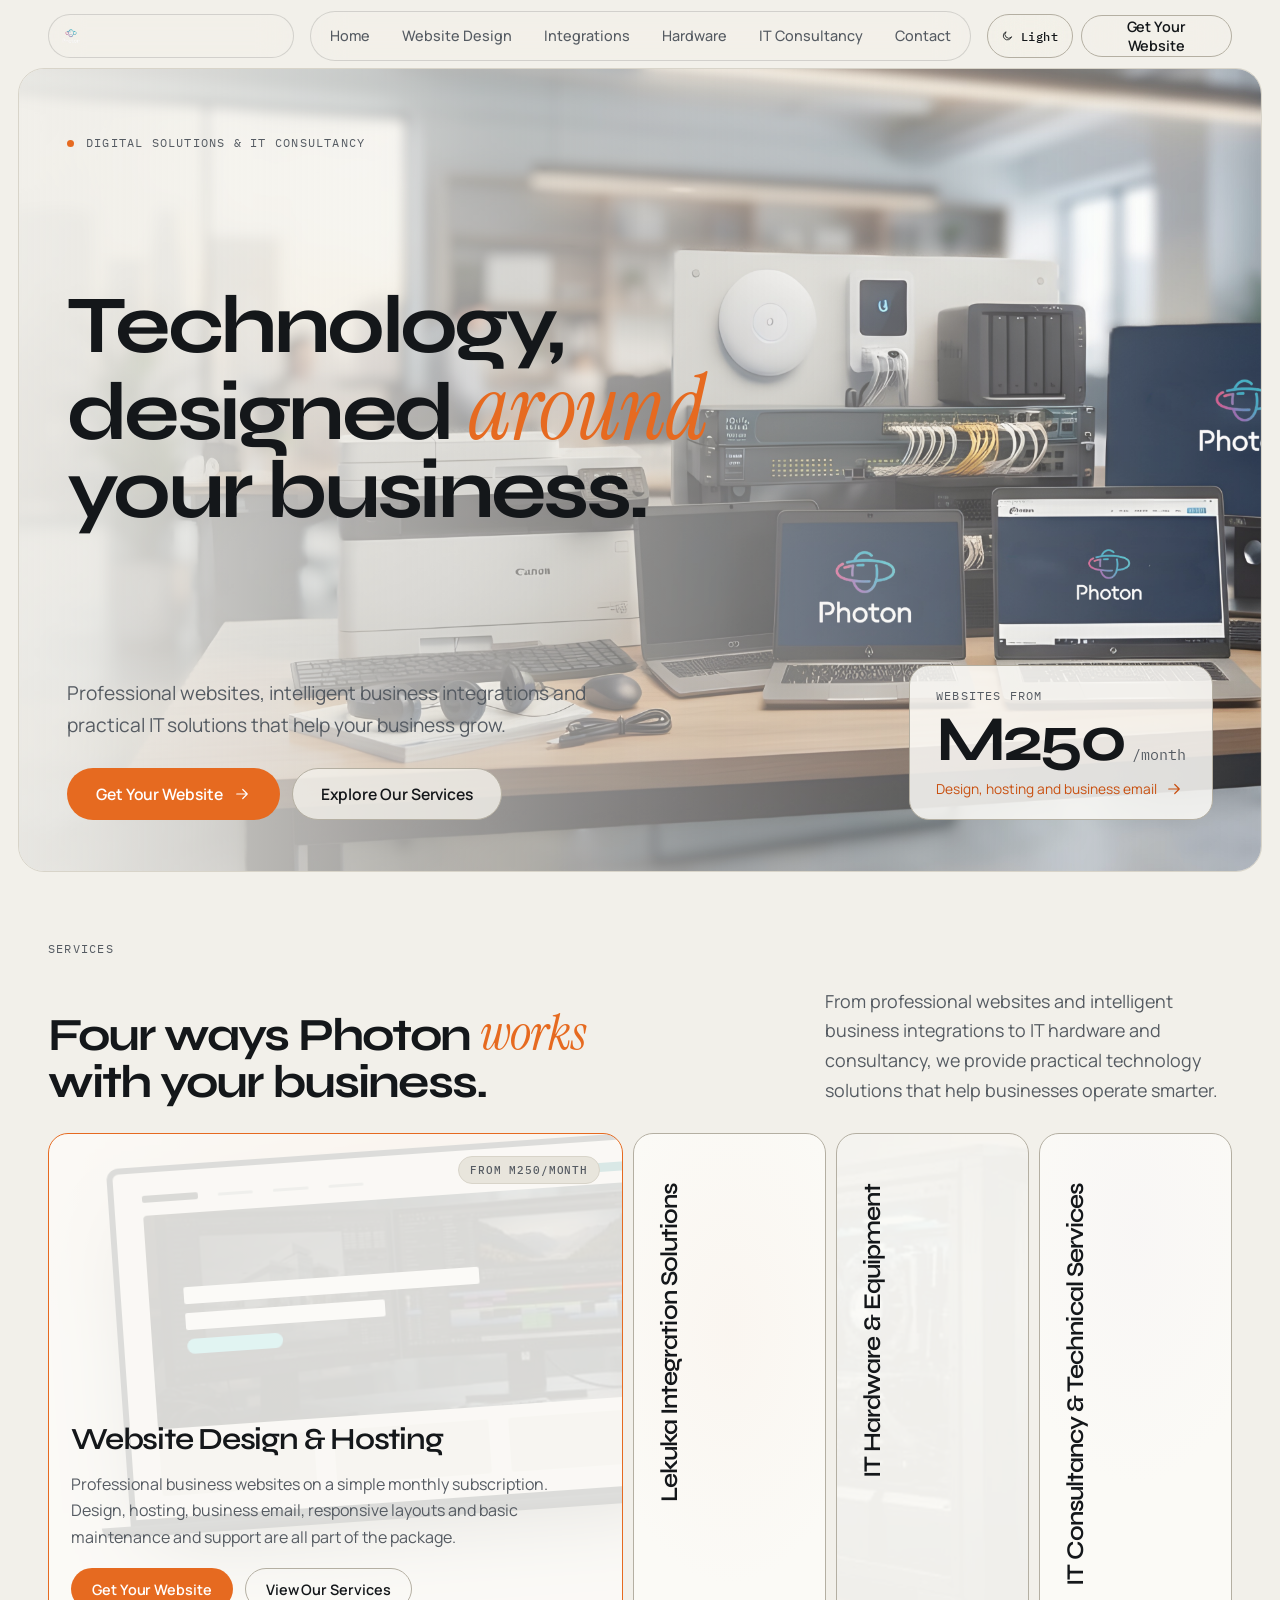
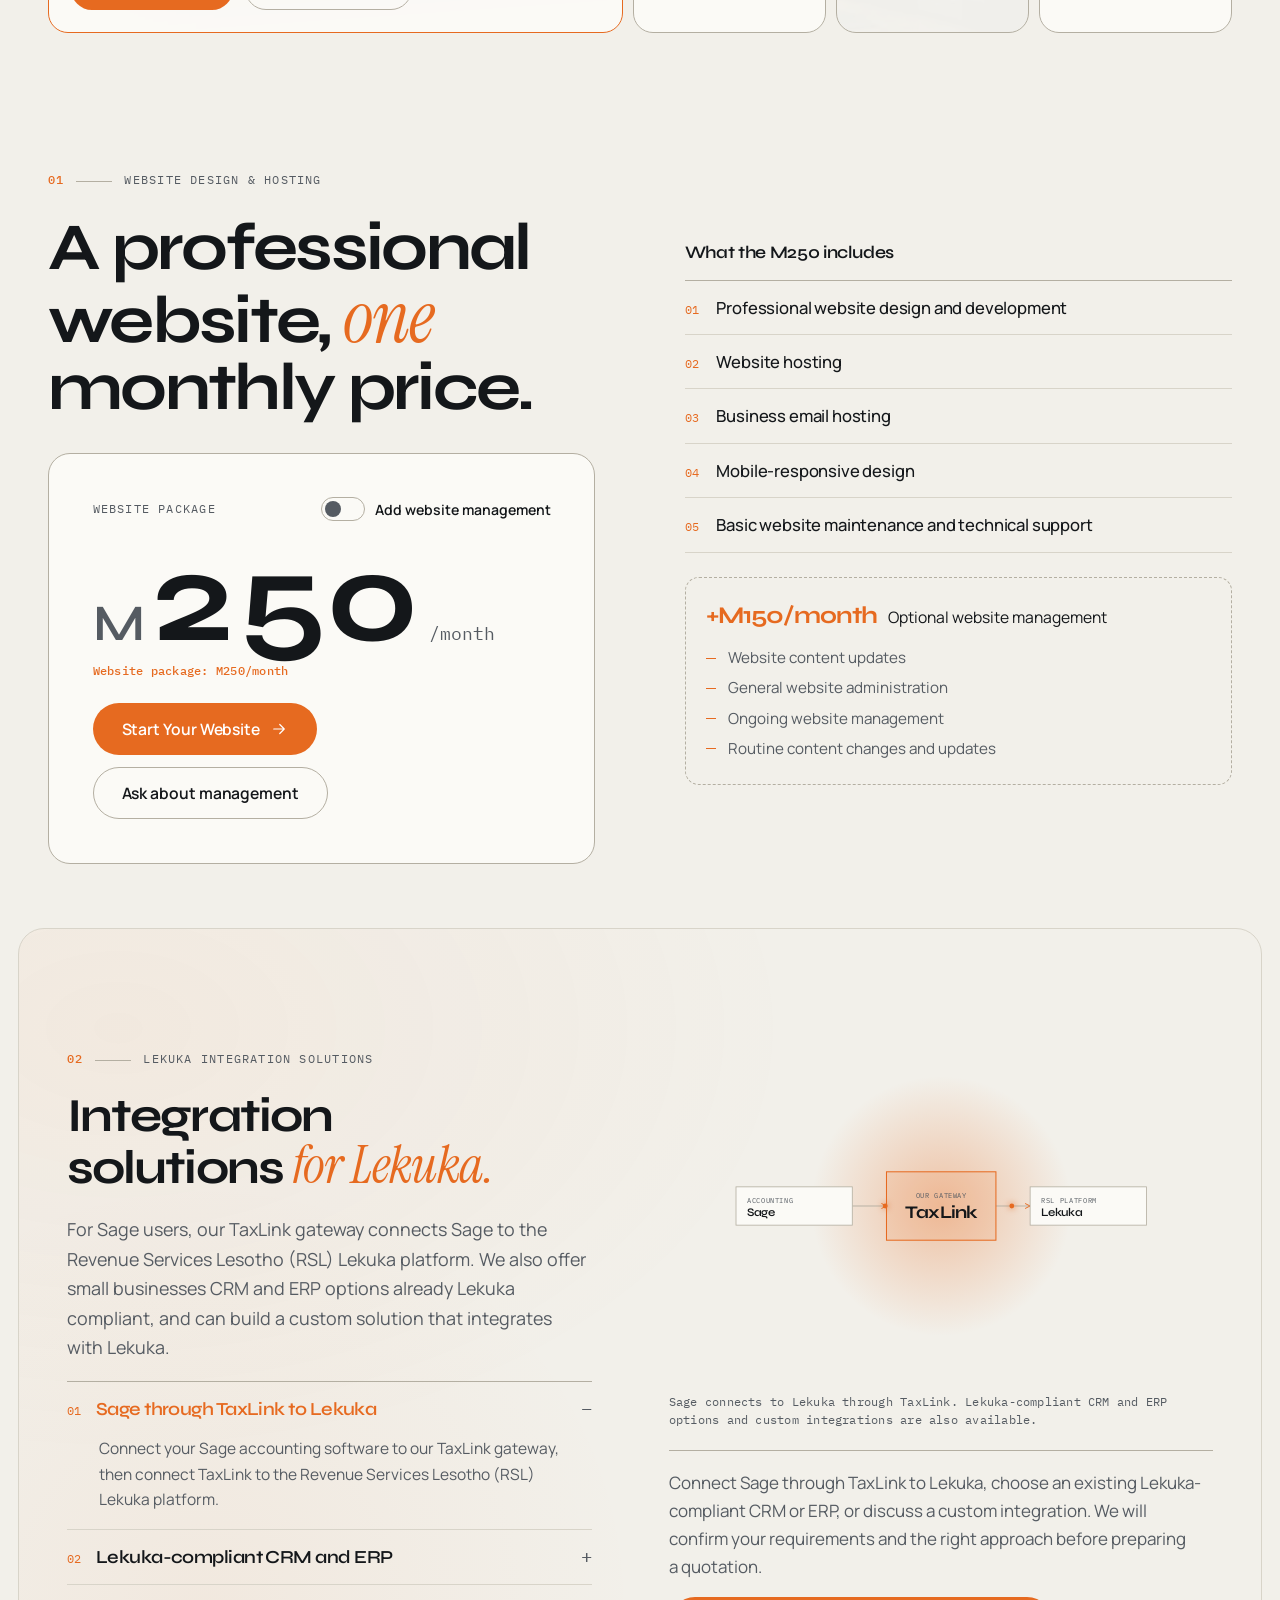
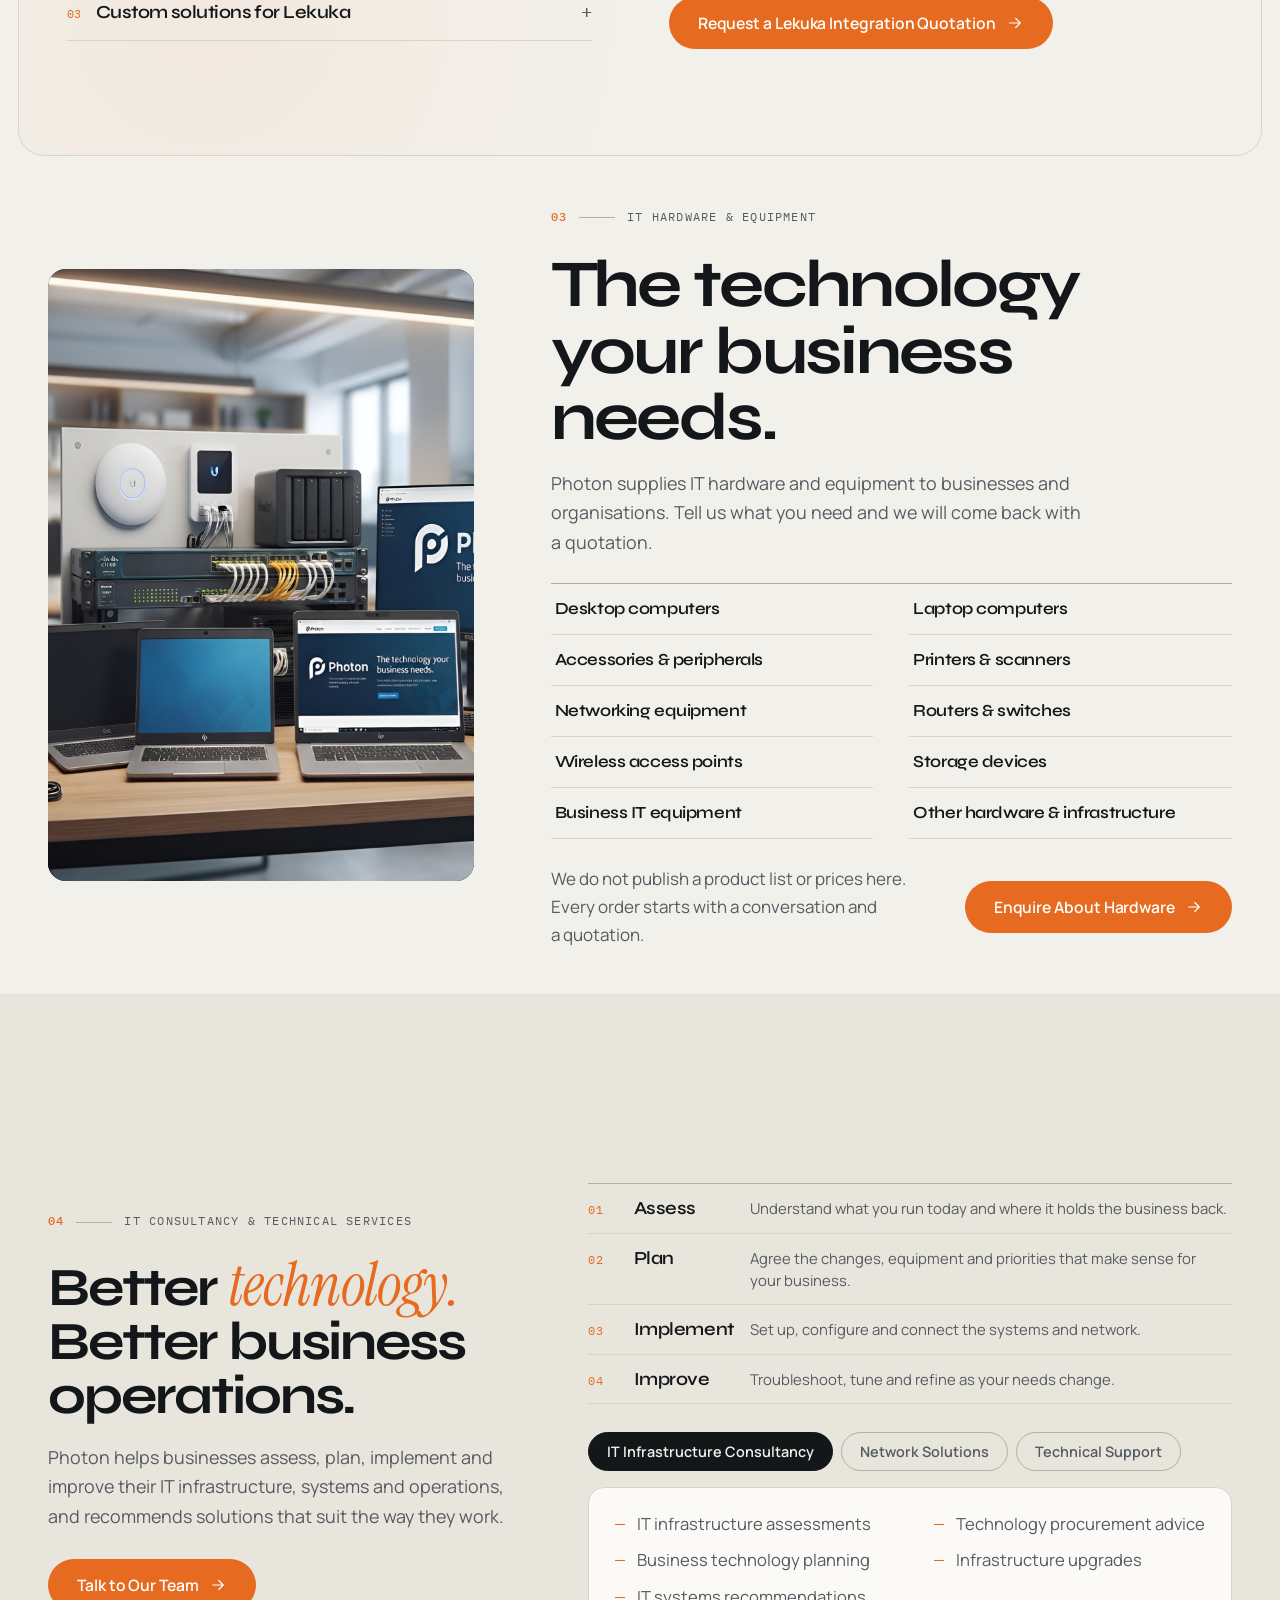
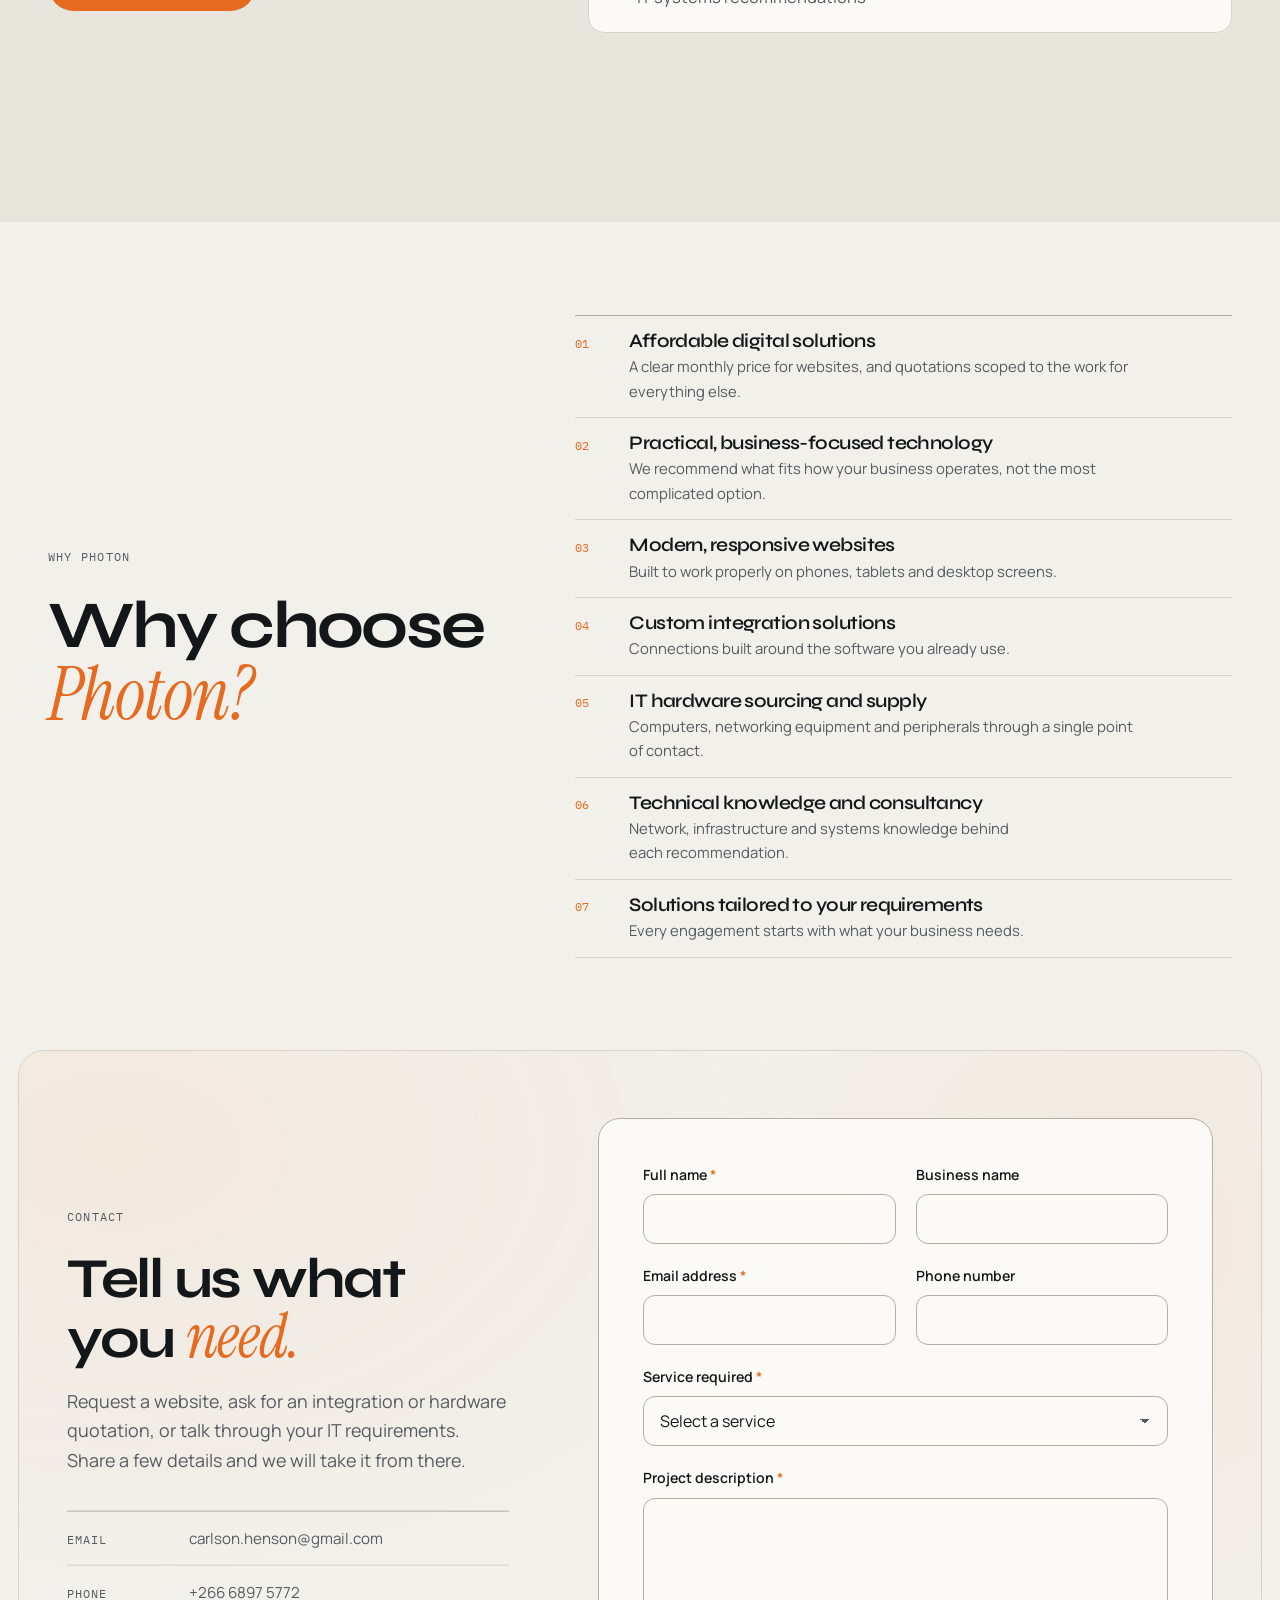
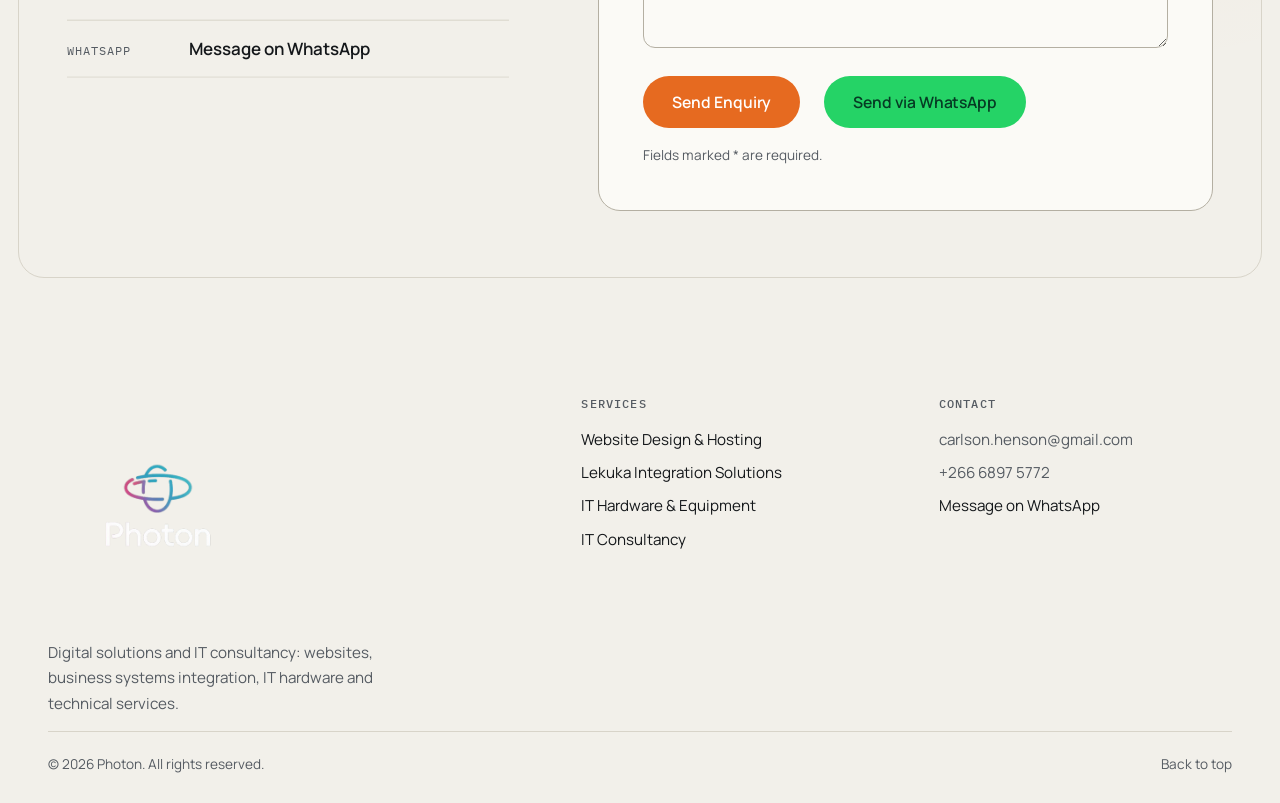
<file: index.html>
<!doctype html>
<html lang="en" data-theme="light">
<head>
  <meta charset="utf-8">
  <meta name="viewport" content="width=device-width, initial-scale=1">
  <title>Photon – Digital Solutions &amp; IT Consultancy</title>
  <meta name="description" content="Photon builds websites from M250/month, connects Sage to Lekuka through its TaxLink gateway, offers compliant CRM/ERP options and custom Lekuka solutions, plus IT hardware and consultancy.">
  <meta name="color-scheme" content="light dark">
  <meta name="theme-color" content="#F2F0EA" media="(prefers-color-scheme: light)">
  <meta name="theme-color" content="#0B0E10" media="(prefers-color-scheme: dark)">

  <meta property="og:type" content="website">
  <meta property="og:site_name" content="Photon">
  <meta property="og:title" content="Photon – Technology, designed around your business">
  <meta property="og:description" content="Websites from M250/month, Sage connects to Lekuka via TaxLink, compliant CRM/ERP options, custom Lekuka solutions, IT hardware and consultancy.">
  <!-- For social previews, replace the relative path below with the full https:// URL once the domain is known (see README). -->
  <meta property="og:image" content="assets/photon_logo.png">
  <meta name="twitter:card" content="summary_large_image">

  <link rel="icon" href="assets/photon_logo.png" type="image/png">
  <link rel="preload" as="image" href="assets/photos/desk-hero.png" fetchpriority="high">

  <script>
    (function () {
      var t;
      try { t = localStorage.getItem('photon-theme'); } catch (e) {}
      if (t !== 'light' && t !== 'dark') {
        t = 'light';
      }
      document.documentElement.setAttribute('data-theme', t);
      document.documentElement.classList.add('js');
    })();
  </script>

  <link rel="preconnect" href="https://fonts.googleapis.com">
  <link rel="preconnect" href="https://fonts.gstatic.com" crossorigin>
  <link rel="stylesheet" href="https://fonts.googleapis.com/css2?family=IBM+Plex+Mono:wght@400;500&family=Instrument+Serif:ital@0;1&family=Manrope:wght@400;500;600;700&family=Syne:wght@500;600;700;800&display=swap">
  <link rel="stylesheet" href="css/styles.css">
</head>
<body id="top">

<!-- Icon sprite (hardware line drawings) -->
<svg width="0" height="0" style="position:absolute" aria-hidden="true" focusable="false">
  <defs>
    <symbol id="i-desktop" viewBox="0 0 72 56"><rect x="12" y="6" width="48" height="31" rx="2"/><path d="M36 37v8M25 47h22"/><path d="M18 12h36" opacity=".5"/></symbol>
    <symbol id="i-laptop" viewBox="0 0 72 56"><rect x="15" y="8" width="42" height="29" rx="2"/><path d="M7 41h58v2a3 3 0 0 1-3 3H10a3 3 0 0 1-3-3z"/><path d="M31 41h10" opacity=".5"/></symbol>
    <symbol id="i-peripherals" viewBox="0 0 72 56"><rect x="4" y="28" width="43" height="19" rx="2"/><path d="M10 34h4M18 34h4M26 34h4M34 34h4M10 40h28" opacity=".6"/><rect x="54" y="22" width="13" height="25" rx="6.5"/><path d="M60.5 22v9"/></symbol>
    <symbol id="i-printer" viewBox="0 0 72 56"><rect x="20" y="8" width="32" height="14"/><rect x="10" y="22" width="52" height="19" rx="2"/><rect x="21" y="35" width="30" height="13"/><path d="M26 41h20M26 44.5h14" opacity=".55"/><circle cx="55" cy="28" r="1.2"/></symbol>
    <symbol id="i-network" viewBox="0 0 72 56"><circle cx="36" cy="12" r="5"/><circle cx="14" cy="44" r="5"/><circle cx="36" cy="44" r="5"/><circle cx="58" cy="44" r="5"/><path d="M36 17v10M14 39v-6h44v6M36 27v12"/></symbol>
    <symbol id="i-switch" viewBox="0 0 72 56"><rect x="5" y="20" width="62" height="20" rx="2"/><path d="M12 28h5v6h-5zM20 28h5v6h-5zM28 28h5v6h-5zM36 28h5v6h-5zM44 28h5v6h-5zM52 28h5v6h-5z"/><path d="M12 14v6M36 14v6M60 14v6" opacity=".5"/></symbol>
    <symbol id="i-ap" viewBox="0 0 72 56"><rect x="14" y="34" width="44" height="11" rx="5.5"/><path d="M26 28a14 14 0 0 1 20 0M31 23a7.5 7.5 0 0 1 10 0"/><circle cx="36" cy="18" r="1.4"/></symbol>
    <symbol id="i-storage" viewBox="0 0 72 56"><rect x="9" y="14" width="54" height="28" rx="3"/><path d="M9 33h54"/><circle cx="55" cy="37.5" r="1.4"/><circle cx="28" cy="23.5" r="6"/><path d="M28 23.5l3-2" opacity=".6"/></symbol>
    <symbol id="i-rack" viewBox="0 0 72 56"><rect x="19" y="5" width="34" height="46" rx="2"/><path d="M19 18h34M19 31h34M19 44h34"/><circle cx="26" cy="11.5" r="1.3"/><circle cx="26" cy="24.5" r="1.3"/><circle cx="26" cy="37.5" r="1.3"/><path d="M34 11.5h12M34 24.5h12M34 37.5h12" opacity=".5"/></symbol>
    <symbol id="i-other" viewBox="0 0 72 56"><rect x="16" y="9" width="17" height="17"/><rect x="39" y="9" width="17" height="17"/><rect x="16" y="32" width="17" height="17"/><path d="M47.5 34v13M41 40.5h13"/></symbol>
    <symbol id="i-arrow" viewBox="0 0 24 24"><path d="M5 12h14M13 6l6 6-6 6" fill="none" stroke="currentColor" stroke-width="1.6" stroke-linecap="round" stroke-linejoin="round"/></symbol>
  </defs>
</svg>

<a class="skip-link" href="#main">Skip to content</a>

<!-- ============ HEADER ============ -->
<header class="site-header" id="site-header">
  <div class="wrap bar">
    <a class="brand glass" href="#top" aria-label="Photon – home">
      <img class="brand-logo" src="assets/photon_logo.png" alt="Photon" width="132" height="34">
    </a>

    <nav class="nav glass" aria-label="Primary">
      <a href="#top" data-nav="top">Home</a>
      <a href="#website" data-nav="website">Website Design</a>
      <a href="#integrations" data-nav="integrations">Integrations</a>
      <a href="#hardware" data-nav="hardware">Hardware</a>
      <a href="#consultancy" data-nav="consultancy">IT Consultancy</a>
      <a href="#contact" data-nav="contact">Contact</a>
    </nav>

    <div class="bar-actions">
      <button type="button" class="theme-toggle glass js-theme-toggle" aria-label="Switch to dark theme">
        <svg class="ico-sun" viewBox="0 0 24 24" fill="none" stroke="currentColor" stroke-width="1.6" stroke-linecap="round" aria-hidden="true"><circle cx="12" cy="12" r="4"/><path d="M12 3v2M12 19v2M3 12h2M19 12h2M5.6 5.6l1.4 1.4M17 17l1.4 1.4M5.6 18.4L7 17M17 7l1.4-1.4"/></svg>
        <svg class="ico-moon" viewBox="0 0 24 24" fill="none" stroke="currentColor" stroke-width="1.6" stroke-linecap="round" stroke-linejoin="round" aria-hidden="true"><path d="M20 14.2A8 8 0 1 1 9.8 4a6.5 6.5 0 0 0 10.2 10.2z"/></svg>
        <span class="theme-label" aria-hidden="true">Light</span>
      </button>
      <a class="pill pill-line pill-sm header-cta glass" href="#contact" data-service="Website Design">Get Your Website</a>
      <button type="button" class="menu-btn glass" aria-expanded="false" aria-controls="mobile-menu">
        <span class="menu-icon" aria-hidden="true"><i></i><i></i></span>
        <span class="visually-hidden">Menu</span>
      </button>
    </div>
  </div>

  <div id="mobile-menu" class="mobile-menu" hidden>
    <nav class="wrap" aria-label="Mobile">
      <a href="#top"><span>Home</span></a>
      <a href="#website"><span>Website Design</span></a>
      <a href="#integrations"><span>Integrations</span></a>
      <a href="#hardware"><span>Hardware</span></a>
      <a href="#consultancy"><span>IT Consultancy</span></a>
      <a href="#contact"><span>Contact</span></a>
      <div class="mobile-foot">
        <button type="button" class="theme-toggle theme-toggle-wide js-theme-toggle" aria-label="Switch to dark theme">
          <svg class="ico-sun" viewBox="0 0 24 24" fill="none" stroke="currentColor" stroke-width="1.6" stroke-linecap="round" aria-hidden="true"><circle cx="12" cy="12" r="4"/><path d="M12 3v2M12 19v2M3 12h2M19 12h2M5.6 5.6l1.4 1.4M17 17l1.4 1.4M5.6 18.4L7 17M17 7l1.4-1.4"/></svg>
          <svg class="ico-moon" viewBox="0 0 24 24" fill="none" stroke="currentColor" stroke-width="1.6" stroke-linecap="round" stroke-linejoin="round" aria-hidden="true"><path d="M20 14.2A8 8 0 1 1 9.8 4a6.5 6.5 0 0 0 10.2 10.2z"/></svg>
          <span class="theme-label theme-label-text" aria-hidden="true">Theme: Light</span>
        </button>
        <a class="pill pill-solid" href="#contact" data-service="Website Design">Get Your Website</a>
      </div>
    </nav>
  </div>
</header>

<main id="main">

<!-- ============ HERO ============ -->
<section class="hero" aria-labelledby="hero-title">
  <div class="stage hero-stage" id="hero-stage">
    <div class="hero-media" aria-hidden="true">
      <img class="hero-img" data-parallax="0.12" src="assets/photos/desk-hero.png" alt="" width="1800" height="960" fetchpriority="high" decoding="async">
      <div class="hero-shade"></div>
    </div>

    <div class="wrap hero-inner">
      <p class="mono-label hero-kicker"><i class="live-dot" aria-hidden="true"></i>Digital Solutions &amp; IT Consultancy</p>

      <h1 id="hero-title" class="display hero-title">
        <span class="ln"><span>Technology,</span></span>
        <span class="ln"><span>designed <em class="it">around</em></span></span>
        <span class="ln"><span>your business.</span></span>
      </h1>

      <div class="hero-bottom">
        <div class="hero-copy">
          <p class="lede">Professional websites, intelligent business integrations and practical IT solutions that help your business grow.</p>
          <div class="btn-row">
            <a class="pill pill-solid" href="#contact" data-service="Website Design">Get Your Website <svg class="ar"><use href="#i-arrow"/></svg></a>
            <a class="pill pill-line" href="#services">Explore Our Services</a>
          </div>
        </div>

        <aside class="hero-offer" aria-label="Website offer">
          <a class="offer-main glass-dark" href="#website">
            <span class="mono-label">Websites from</span>
            <span class="offer-fig">M250<small>/month</small></span>
            <span class="offer-sub">Design, hosting and business email <svg class="ar"><use href="#i-arrow"/></svg></span>
          </a>
        </aside>
      </div>
    </div>
  </div>
</section>

<!-- ============ SERVICES OVERVIEW ============ -->
<section class="section fit" id="services" aria-labelledby="services-title">
  <div class="wrap">
    <header class="services-head reveal">
      <p class="mono-label">Services</p>
      <h2 id="services-title" class="display h-xl">Four ways Photon <em class="it">works</em> with your business.</h2>
      <p class="section-intro">From professional websites and intelligent business integrations to IT hardware and consultancy, we provide practical technology solutions that help businesses operate smarter.</p>
    </header>

    <div class="panels reveal" id="panels">
      <!-- 01 -->
      <article class="panel is-active" data-panel>
        <div class="panel-bg panel-bg-web" aria-hidden="true">
          <div class="mock mock-sm mock-laptop-only"><div class="laptop"><div class="lp-screen"><div class="site"><div class="s-nav"><b></b><span></span><span></span><span></span><u></u></div><div class="s-hero"><div class="s-h"></div><div class="s-h s-h2"></div><div class="s-btn"></div></div><div class="s-tiles"><i></i><i></i><i></i></div></div></div><div class="lp-base"></div></div></div>
        </div>
        <div class="panel-top"><span class="panel-num">01</span><span class="panel-tag">From M250/month</span></div>
        <div class="panel-body">
          <h3>Website Design &amp; Hosting</h3>
          <div class="panel-more">
            <p>Professional business websites on a simple monthly subscription. Design, hosting, business email, responsive layouts and basic maintenance and support are all part of the package.</p>
            <div class="btn-row">
              <a class="pill pill-solid pill-sm" href="#contact" data-service="Website Design">Get Your Website</a>
              <a class="pill pill-line pill-sm" href="#website">View Our Services</a>
            </div>
          </div>
        </div>
      </article>

      <!-- 02 -->
      <article class="panel" data-panel>
        <div class="panel-bg panel-bg-int" aria-hidden="true"></div>
        <div class="panel-top"><span class="panel-num">02</span><span class="panel-tag">Quoted per project</span></div>
        <div class="panel-body">
          <h3>Lekuka Integration Solutions</h3>
          <div class="panel-more">
            <p>Connect Sage to Lekuka through our TaxLink gateway, choose a Lekuka-compliant CRM or ERP for your small business, or build a custom solution for Lekuka.</p>
            <div class="btn-row"><a class="pill pill-solid pill-sm" href="#contact" data-service="Lekuka Integration">Request a Quotation</a><a class="pill pill-line pill-sm" href="#integrations">See how</a></div>
          </div>
        </div>
      </article>

      <!-- 03 -->
      <article class="panel" data-panel>
        <div class="panel-bg panel-bg-hw" aria-hidden="true">
          <img src="assets/photos/desk-tower.jpg" alt="" loading="lazy" decoding="async">
        </div>
        <div class="panel-top"><span class="panel-num">03</span><span class="panel-tag">Supplied on request</span></div>
        <div class="panel-body">
          <h3>IT Hardware &amp; Equipment</h3>
          <div class="panel-more">
            <p>The technology your business needs: computers, networking equipment, printers and peripherals, supplied on request.</p>
            <div class="btn-row"><a class="pill pill-solid pill-sm" href="#contact" data-service="IT Hardware">Request Hardware Quotation</a><a class="pill pill-line pill-sm" href="#hardware">Browse categories</a></div>
          </div>
        </div>
      </article>

      <!-- 04 -->
      <article class="panel" data-panel>
        <div class="panel-bg panel-bg-con" aria-hidden="true"></div>
        <div class="panel-top"><span class="panel-num">04</span><span class="panel-tag">Advice &amp; support</span></div>
        <div class="panel-body">
          <h3>IT Consultancy &amp; Technical Services</h3>
          <div class="panel-more">
            <p>Better technology. Better business operations. Infrastructure assessments, network design and deployment, and everyday technical support from people who understand how businesses use IT.</p>
            <div class="btn-row"><a class="pill pill-solid pill-sm" href="#contact" data-service="IT Consultancy">Discuss Your IT Requirements</a><a class="pill pill-line pill-sm" href="#consultancy">Learn more</a></div>
          </div>
        </div>
      </article>
    </div>
  </div>
</section>

<!-- ============ WEBSITE DESIGN FEATURE ============ -->
<section class="section fit sec-web" id="website" aria-labelledby="website-title">
  <div class="wrap web-grid">
    <div class="web-copy">
      <p class="mono-label reveal"><span class="idx-big">01</span>Website Design &amp; Hosting</p>
      <h2 id="website-title" class="display h-xl reveal">A professional website, <em class="it">one</em> monthly price.</h2>

      <div class="price-card reveal">
        <div class="price-top">
          <p class="mono-label" id="price-label">Website package</p>
          <label class="switch" for="mgmt-toggle">
            <input type="checkbox" id="mgmt-toggle" role="switch">
            <span class="switch-track" aria-hidden="true"></span>
            <span class="switch-text">Add website management</span>
          </label>
        </div>
        <p class="price-fig" aria-live="polite" aria-labelledby="price-label"><span class="pf-cur">M</span><span class="pf-num" id="price-val">250</span><span class="pf-per">/month</span></p>
        <p class="price-break" id="price-break">Website package: M250/month</p>
        <div class="btn-row">
          <a class="pill pill-solid" href="#contact" data-service="Website Design" id="web-cta">Start Your Website <svg class="ar"><use href="#i-arrow"/></svg></a>
          <a class="pill pill-line" href="#contact" data-service="Website Management">Ask about management</a>
        </div>
      </div>
    </div>

    <div class="web-incl reveal">
      <h3 class="plan-h">What the M250 includes</h3>
      <ol class="ruled-list">
        <li><span>Professional website design and development</span></li>
        <li><span>Website hosting</span></li>
        <li><span>Business email hosting</span></li>
        <li><span>Mobile-responsive design</span></li>
        <li><span>Basic website maintenance and technical support</span></li>
      </ol>
      <div class="addon" id="addon">
        <p class="addon-h"><strong>+M150/month</strong> Optional website management</p>
        <ul class="dash-list">
          <li>Website content updates</li>
          <li>General website administration</li>
          <li>Ongoing website management</li>
          <li>Routine content changes and updates</li>
        </ul>
      </div>
    </div>
  </div>
</section>

<!-- ============ INTEGRATIONS ============ -->
<section class="stage stage-section fit sec-int" id="integrations" aria-labelledby="int-title">
  <div class="int-bg" aria-hidden="true"><div class="int-grid-lines"></div><div class="int-glow"></div></div>
  <div class="wrap int-wrap">
    <div class="int-body">
      <div class="int-copy reveal">
        <header class="int-head">
      <p class="mono-label"><span class="idx-big">02</span>Lekuka Integration Solutions</p>
      <h2 id="int-title" class="display h-xxl">Integration solutions <em class="it">for Lekuka.</em></h2>
    </header>

        <p class="section-intro">For Sage users, our TaxLink gateway connects Sage to the Revenue Services Lesotho (RSL) Lekuka platform. We also offer small businesses CRM and ERP options already Lekuka compliant, and can build a custom solution that integrates with Lekuka.</p>
        <div class="acc">
          <details name="int-acc" open><summary><span>01</span>Sage through TaxLink to Lekuka</summary><p>Connect your Sage accounting software to our TaxLink gateway, then connect TaxLink to the Revenue Services Lesotho (RSL) Lekuka platform.</p></details>
          <details name="int-acc"><summary><span>02</span>Lekuka-compliant CRM and ERP</summary><p>We offer CRM and ERP options that are already Lekuka compliant and suited to small businesses.</p></details>
          <details name="int-acc"><summary><span>03</span>Custom solutions for Lekuka</summary><p>When an existing option is not the right fit, we can build a custom solution to integrate with Lekuka around your business requirements.</p></details>
        </div>
      </div>

      <div class="int-side reveal">
      <figure class="int-diagram">
        <svg viewBox="0 0 640 500" role="img" aria-labelledby="int-fig-title" fill="none" id="int-svg">
          <title id="int-fig-title">Illustrative data flow: Sage connects to Photon's TaxLink gateway, then to the Revenue Services Lesotho Lekuka platform</title>
          <defs>
            <marker id="arr" viewBox="0 0 10 10" refX="8" refY="5" markerWidth="7" markerHeight="7" orient="auto-start-reverse"><path d="M1 1.5L8 5L1 8.5" class="d-arrow"/></marker>
            <radialGradient id="hubGlow" cx="50%" cy="50%" r="50%"><stop offset="0" stop-color="var(--accent)" stop-opacity=".35"/><stop offset="1" stop-color="var(--accent)" stop-opacity="0"/></radialGradient>
          </defs>
          <circle cx="320" cy="250" r="190" fill="url(#hubGlow)"/>
          <g class="d-lines" marker-end="url(#arr)">
            <path id="p1" d="M190 250H240"/>
            <path id="p2" d="M400 250H450"/>
          </g>

          <!-- data packets -->
          <g class="d-packets">
            <circle r="3.5"><animateMotion dur="2.8s" repeatCount="indefinite" begin="0s"><mpath href="#p1"/></animateMotion></circle>
            <circle r="3.5"><animateMotion dur="2.8s" repeatCount="indefinite" begin="1.4s"><mpath href="#p2"/></animateMotion></circle>
          </g>

          <rect x="240" y="200" width="160" height="100" class="d-hub"/>
          <text x="320" y="238" text-anchor="middle" class="d-kick">OUR GATEWAY</text>
          <text x="320" y="268" text-anchor="middle" class="d-title">TaxLink</text>

          <g class="d-node"><rect x="20" y="222" width="170" height="56"/><text x="36" y="245" class="d-kick">ACCOUNTING</text><text x="36" y="265" class="d-name">Sage</text></g>
          <g class="d-node"><rect x="450" y="222" width="170" height="56"/><text x="466" y="245" class="d-kick">RSL PLATFORM</text><text x="466" y="265" class="d-name">Lekuka</text></g>
        </svg>
        <figcaption>Sage connects to Lekuka through TaxLink. Lekuka-compliant CRM and ERP options and custom integrations are also available.</figcaption>
      </figure>
          <div class="int-foot">
      <p>Connect Sage through TaxLink to Lekuka, choose an existing Lekuka-compliant CRM or ERP, or discuss a custom integration. We will confirm your requirements and the right approach before preparing a quotation.</p>
      <a class="pill pill-solid" href="#contact" data-service="Lekuka Integration">Request a Lekuka Integration Quotation <svg class="ar"><use href="#i-arrow"/></svg></a>
    </div>
      </div>
    </div>

  </div>
</section>

<!-- ============ HARDWARE ============ -->
<section class="section fit sec-hw" id="hardware" aria-labelledby="hw-title">
  <div class="wrap hw-grid">
    <div class="hw-visual">
      <figure class="hw-fig reveal-img">
        <img src="assets/photos/Hardware.jpg" alt="Close-up of a black PC tower with a lit interior, fans and components" width="720" height="750" loading="lazy" decoding="async" data-parallax="0.06">
      </figure>
    </div>
    <div class="hw-copy">
      <p class="mono-label reveal"><span class="idx-big">03</span>IT Hardware &amp; Equipment</p>
      <h2 id="hw-title" class="display h-xl reveal">The technology your business needs.</h2>
      <p class="section-intro reveal">Photon supplies IT hardware and equipment to businesses and organisations. Tell us what you need and we will come back with a quotation.</p>
      <ul class="catalogue reveal">
        <li><a href="#contact" data-service="IT Hardware" data-note="Desktop computers"><span class="cat-name">Desktop computers</span><span class="cat-go" aria-hidden="true"></span></a></li>
        <li><a href="#contact" data-service="IT Hardware" data-note="Laptop computers"><span class="cat-name">Laptop computers</span><span class="cat-go" aria-hidden="true"></span></a></li>
        <li><a href="#contact" data-service="IT Hardware" data-note="Computer accessories and peripherals"><span class="cat-name">Accessories &amp; peripherals</span><span class="cat-go" aria-hidden="true"></span></a></li>
        <li><a href="#contact" data-service="IT Hardware" data-note="Printers and scanners"><span class="cat-name">Printers &amp; scanners</span><span class="cat-go" aria-hidden="true"></span></a></li>
        <li><a href="#contact" data-service="IT Hardware" data-note="Networking equipment"><span class="cat-name">Networking equipment</span><span class="cat-go" aria-hidden="true"></span></a></li>
        <li><a href="#contact" data-service="IT Hardware" data-note="Routers and switches"><span class="cat-name">Routers &amp; switches</span><span class="cat-go" aria-hidden="true"></span></a></li>
        <li><a href="#contact" data-service="IT Hardware" data-note="Wireless access points"><span class="cat-name">Wireless access points</span><span class="cat-go" aria-hidden="true"></span></a></li>
        <li><a href="#contact" data-service="IT Hardware" data-note="Storage devices"><span class="cat-name">Storage devices</span><span class="cat-go" aria-hidden="true"></span></a></li>
        <li><a href="#contact" data-service="IT Hardware" data-note="Business IT equipment"><span class="cat-name">Business IT equipment</span><span class="cat-go" aria-hidden="true"></span></a></li>
        <li><a href="#contact" data-service="IT Hardware" data-note="Other computer hardware and technology infrastructure"><span class="cat-name">Other hardware &amp; infrastructure</span><span class="cat-go" aria-hidden="true"></span></a></li>
      </ul>
      <div class="hw-foot reveal">
        <p>We do not publish a product list or prices here. Every order starts with a conversation and a quotation.</p>
        <a class="pill pill-solid" href="#contact" data-service="IT Hardware">Enquire About Hardware <svg class="ar"><use href="#i-arrow"/></svg></a>
      </div>
    </div>
  </div>
</section>

<!-- ============ CONSULTANCY ============ -->
<section class="section fit sec-con" id="consultancy" aria-labelledby="con-title">
  <div class="wrap con-grid">
    <header class="con-head reveal">
      <p class="mono-label"><span class="idx-big">04</span>IT Consultancy &amp; Technical Services</p>
      <h2 id="con-title" class="display h-xl">Better <em class="it">technology.</em> Better business operations.</h2>
      <p class="section-intro">Photon helps businesses assess, plan, implement and improve their IT infrastructure, systems and operations, and recommends solutions that suit the way they work.</p>
      <a class="pill pill-solid" href="#contact" data-service="IT Consultancy">Talk to Our Team <svg class="ar"><use href="#i-arrow"/></svg></a>
    </header>

    <div class="con-right">
      <ol class="steps reveal">
        <li><span class="step-n">01</span><h3>Assess</h3><p>Understand what you run today and where it holds the business back.</p></li>
        <li><span class="step-n">02</span><h3>Plan</h3><p>Agree the changes, equipment and priorities that make sense for your business.</p></li>
        <li><span class="step-n">03</span><h3>Implement</h3><p>Set up, configure and connect the systems and network.</p></li>
        <li><span class="step-n">04</span><h3>Improve</h3><p>Troubleshoot, tune and refine as your needs change.</p></li>
      </ol>

      <div class="tabs reveal" id="con-tabs">
        <div class="tablist" role="tablist" aria-label="Consultancy services">
          <button type="button" role="tab" id="tab-1" aria-controls="tp-1" aria-selected="true">IT Infrastructure Consultancy</button>
          <button type="button" role="tab" id="tab-2" aria-controls="tp-2" aria-selected="false" tabindex="-1">Network Solutions</button>
          <button type="button" role="tab" id="tab-3" aria-controls="tp-3" aria-selected="false" tabindex="-1">Technical Support</button>
        </div>
        <div class="tabpanel" role="tabpanel" id="tp-1" aria-labelledby="tab-1">
          <ul class="dash-list cols-2"><li>IT infrastructure assessments</li><li>Business technology planning</li><li>IT systems recommendations</li><li>Technology procurement advice</li><li>Infrastructure upgrades</li></ul>
        </div>
        <div class="tabpanel" role="tabpanel" id="tp-2" aria-labelledby="tab-2">
          <ul class="dash-list cols-2"><li>Network design and configuration</li><li>LAN and wireless network deployment</li><li>Router and switch configuration</li><li>Network troubleshooting</li><li>Network optimisation</li><li>Network infrastructure planning</li></ul>
        </div>
        <div class="tabpanel" role="tabpanel" id="tp-3" aria-labelledby="tab-3">
          <ul class="dash-list cols-2"><li>Hardware and software troubleshooting</li><li>IT systems implementation</li><li>Computer setup and configuration</li><li>General technical assistance</li><li>Business IT support</li></ul>
        </div>
      </div>
    </div>
  </div>
</section>

<!-- ============ WHY PHOTON ============ -->
<section class="section fit sec-why" id="why" aria-labelledby="why-title">
  <div class="wrap why-grid">
    <header class="why-head reveal">
      <p class="mono-label">Why Photon</p>
      <h2 id="why-title" class="display h-xl">Why choose <em class="it">Photon?</em></h2>
    </header>
    <ol class="why-list reveal">
      <li><span class="idx">01</span><h3>Affordable digital solutions</h3><p>A clear monthly price for websites, and quotations scoped to the work for everything else.</p></li>
      <li><span class="idx">02</span><h3>Practical, business-focused technology</h3><p>We recommend what fits how your business operates, not the most complicated option.</p></li>
      <li><span class="idx">03</span><h3>Modern, responsive websites</h3><p>Built to work properly on phones, tablets and desktop screens.</p></li>
      <li><span class="idx">04</span><h3>Custom integration solutions</h3><p>Connections built around the software you already use.</p></li>
      <li><span class="idx">05</span><h3>IT hardware sourcing and supply</h3><p>Computers, networking equipment and peripherals through a single point of contact.</p></li>
      <li><span class="idx">06</span><h3>Technical knowledge and consultancy</h3><p>Network, infrastructure and systems knowledge behind each recommendation.</p></li>
      <li><span class="idx">07</span><h3>Solutions tailored to your requirements</h3><p>Every engagement starts with what your business needs.</p></li>
    </ol>
  </div>
</section>

<!-- ============ CONTACT ============ -->
<section class="stage stage-section fit sec-contact" id="contact" aria-labelledby="contact-title">
  <div class="int-bg" aria-hidden="true"><div class="int-grid-lines"></div><div class="contact-glow"></div></div>
  <div class="wrap contact-grid">
    <div class="contact-intro reveal">
      <p class="mono-label">Contact</p>
      <h2 id="contact-title" class="display h-xxl">Tell us what you <em class="it">need.</em></h2>
      <p class="section-intro">Request a website, ask for an integration or hardware quotation, or talk through your IT requirements. Share a few details and we will take it from there.</p>

      <ul class="contact-methods" id="contact-methods">
        <li data-contact="email"><span class="cm-label">Email</span><a class="cm-value" href="#" hidden></a><span class="cm-ph">carlson.henson@gmail.com</span></li>
        <li data-contact="phone"><span class="cm-label">Phone</span><a class="cm-value" href="#" hidden></a><span class="cm-ph">+266 6897 5772</span></li>
        <li data-contact="whatsapp" hidden><span class="cm-label">WhatsApp</span><a class="cm-value" href="#" target="_blank" rel="noopener"></a></li>
      </ul>
    </div>

    <form class="form reveal" id="enquiry-form" novalidate>
      <div class="field-row">
        <div class="field">
          <label for="f-name">Full name <span class="req" aria-hidden="true">*</span></label>
          <input id="f-name" name="name" type="text" autocomplete="name" required aria-describedby="e-name">
          <p class="err" id="e-name" role="alert"></p>
        </div>
        <div class="field">
          <label for="f-business">Business name</label>
          <input id="f-business" name="business" type="text" autocomplete="organization">
        </div>
      </div>

      <div class="field-row">
        <div class="field">
          <label for="f-email">Email address <span class="req" aria-hidden="true">*</span></label>
          <input id="f-email" name="email" type="email" autocomplete="email" inputmode="email" required aria-describedby="e-email">
          <p class="err" id="e-email" role="alert"></p>
        </div>
        <div class="field">
          <label for="f-phone">Phone number</label>
          <input id="f-phone" name="phone" type="tel" autocomplete="tel" inputmode="tel" aria-describedby="e-phone">
          <p class="err" id="e-phone" role="alert"></p>
        </div>
      </div>

      <div class="field">
        <label for="f-service">Service required <span class="req" aria-hidden="true">*</span></label>
        <select id="f-service" name="service" required aria-describedby="e-service">
          <option value="">Select a service</option>
          <option>Website Design</option>
          <option>Website Management</option>
          <option>Lekuka Integration</option>
          <option>Lekuka-compliant CRM / ERP</option>
          <option>Sage + TaxLink + Lekuka Integration</option>
          <option>Custom Lekuka Integration</option>
          <option>IT Hardware</option>
          <option>IT Consultancy</option>
          <option>Other</option>
        </select>
        <p class="err" id="e-service" role="alert"></p>
      </div>

      <fieldset class="integration-fields" id="integration-fields" hidden>
        <legend>About your systems (optional, but it helps us quote accurately)</legend>
        <div class="field">
          <label for="f-existing">Your existing software</label>
          <textarea id="f-existing" name="existing_software" rows="2" placeholder="Which Sage, CRM, ERP or other systems do you use?"></textarea>
        </div>
        <div class="field">
          <label for="f-connect">Systems you want connected</label>
          <textarea id="f-connect" name="systems_to_connect" rows="2" placeholder="Which systems need to connect with Lekuka or TaxLink?"></textarea>
        </div>
        <div class="field">
          <label for="f-challenges">Current business challenges</label>
          <textarea id="f-challenges" name="current_challenges" rows="2" placeholder="What is slow, manual or error-prone at the moment?"></textarea>
        </div>
        <div class="field">
          <label for="f-goal">What you want to achieve</label>
          <textarea id="f-goal" name="desired_outcome" rows="2" placeholder="What should be different once the systems are connected?"></textarea>
        </div>
      </fieldset>

      <div class="field">
        <label for="f-message">Project description <span class="req" aria-hidden="true">*</span></label>
        <textarea id="f-message" name="message" rows="5" required aria-describedby="e-message"></textarea>
        <p class="err" id="e-message" role="alert"></p>
      </div>

      <!-- Honeypot for basic bot filtering -->
      <div class="hp" aria-hidden="true"><label>Leave this field empty <input type="text" name="_gotcha" tabindex="-1" autocomplete="off"></label></div>

      <div class="form-actions">
        <button type="submit" class="pill pill-solid" id="submit-btn"><span class="btn-label">Send Enquiry</span></button>
        <button type="button" class="pill pill-whatsapp" id="whatsapp-btn" hidden>Send via WhatsApp</button>
        <p class="form-hint">Fields marked * are required.</p>
      </div>

      <div class="form-status" id="form-status" role="status" aria-live="polite" tabindex="-1"></div>
    </form>
  </div>
</section>

</main>

<footer class="site-footer">
  <div class="wrap footer-grid">
    <div class="footer-brand">
      <a class="brand" href="#top" aria-label="Photon – back to top">
        <img class="brand-logo" src="assets/photon_logo.png" alt="Photon" width="220" height="220">
      </a>
      <p>Digital solutions and IT consultancy: websites, business systems integration, IT hardware and technical services.</p>
    </div>

    <nav class="footer-col" aria-label="Services">
      <h2 class="footer-h">Services</h2>
      <ul>
        <li><a href="#website">Website Design &amp; Hosting</a></li>
        <li><a href="#integrations">Lekuka Integration Solutions</a></li>
        <li><a href="#hardware">IT Hardware &amp; Equipment</a></li>
        <li><a href="#consultancy">IT Consultancy</a></li>
      </ul>
    </nav>

    <div class="footer-col">
      <h2 class="footer-h">Contact</h2>
      <ul id="footer-contact">
        <li data-contact="email"><a href="#" hidden></a><span class="cm-ph">carlson.henson@gmail.com</span></li>
        <li data-contact="phone"><a href="#" hidden></a><span class="cm-ph">+266 6897 5772</span></li>
        <li data-contact="whatsapp" hidden><a href="#" target="_blank" rel="noopener"></a></li>
        <li class="footer-social" id="footer-social" hidden></li>
      </ul>
    </div>
  </div>

  <div class="wrap footer-base">
    <p>&copy; <span id="year">2026</span> Photon. All rights reserved.</p>
    <a href="#top">Back to top</a>
  </div>
</footer>

<script src="js/config.js"></script>
<script src="js/main.js" defer></script>
<script src="js/fx.js" defer></script>
</body>
</html>
</file>
<file: css/styles.css>
/* ==========================================================================
   Photon – styles (art-directed redesign)
   1 Tokens  2 Base  3 Type  4 Header  5 Pills  6 Hero  7 Marquee  8 Services
   9 Website  10 Integrations  11 Hardware  12 Consultancy  13 Why
   14 Contact/forms  15 Footer  16 Motion
   ========================================================================== */

/* 1. TOKENS ------------------------------------------------------------- */
:root {
  --font-display: "Syne", "Manrope", ui-sans-serif, system-ui, sans-serif;
  --font-serif: "Instrument Serif", Georgia, "Times New Roman", serif;
  --font-sans: "Manrope", ui-sans-serif, system-ui, -apple-system, "Segoe UI", Roboto, "Helvetica Neue", Arial, sans-serif;
  --font-mono: "IBM Plex Mono", ui-monospace, SFMono-Regular, Menlo, Consolas, monospace;

  --max: 1240px;
  --gutter: clamp(20px, 4vw, 48px);
  --header-h: 72px;
  --section-y: clamp(80px, 11vw, 150px);
  --frame: clamp(8px, 1.4vw, 20px);
  --ease: cubic-bezier(.2, .7, .2, 1);
}

/* Light: warm editorial paper */
:root[data-theme="light"] {
  --bg: #F2F0EA;
  --bg-alt: #E8E5DC;
  --surface: #FBFAF6;
  --ink: #14171A;
  --ink-2: #555B62;
  --line: #D8D4C9;
  --line-strong: #B4AFA2;
  --accent: #E66A20;
  --accent-hover: #C95010;
  --accent-ink: #FFFFFF;
  --accent-soft: rgba(230, 106, 32, .11);
  color-scheme: light;
}

/* Dark: atmospheric charcoal with tonal layers */
:root[data-theme="dark"] {
  --bg: #090C0E;
  --bg-alt: #0F1417;
  --surface: #131A1E;
  --ink: #ECEAE4;
  --ink-2: #98A0A7;
  --line: #20282D;
  --line-strong: #353F46;
  --accent: #3CC4D2;
  --accent-hover: #66D7E2;
  --accent-ink: #061A1D;
  --accent-soft: rgba(60, 196, 210, .1);
  color-scheme: dark;
}
:root[data-theme="dark"] .stage-section {
  background-image: radial-gradient(ellipse at 8% 12%, rgba(193, 77, 147, .08), transparent 42%),
    radial-gradient(ellipse at 92% 88%, rgba(116, 87, 174, .07), transparent 44%);
}

/* Atmospheric stage defaults; themed sections can override these tokens. */
.stage {
  --bg: #0B0F12;
  --bg-alt: #10161A;
  --surface: #131A1E;
  --ink: #F0EEE8;
  --ink-2: #A3ABB2;
  --line: #222B31;
  --line-strong: #3A454D;
  --accent: #46CFDC;
  --accent-hover: #7BE0E9;
  --accent-ink: #04191C;
  --accent-soft: rgba(70, 207, 220, .1);
  background: var(--bg);
  color: var(--ink);
  color-scheme: dark;
}
:root[data-theme="dark"] .stage { --bg: #0F1519; border: 1px solid var(--line); }

/* 2. BASE --------------------------------------------------------------- */
*, *::before, *::after { box-sizing: border-box; }
html { scroll-behavior: smooth; scroll-padding-top: calc(var(--header-h) + 8px); -webkit-text-size-adjust: 100%; }
body {
  margin: 0; background: var(--bg); color: var(--ink);
  font-family: var(--font-sans); font-size: 1.0625rem; line-height: 1.65;
  -webkit-font-smoothing: antialiased; text-rendering: optimizeLegibility; overflow-x: hidden;
}
.js body { transition: background-color .4s var(--ease), color .4s var(--ease); }
p { margin: 0 0 1em; text-wrap: pretty; }
ul, ol { margin: 0; padding: 0; list-style: none; }
a { color: inherit; text-decoration: none; }
img, svg { max-width: 100%; }
svg { display: block; }
h1, h2, h3 { margin: 0; }
:focus-visible { outline: 2px solid var(--accent); outline-offset: 3px; border-radius: 4px; }
::selection { background: var(--accent); color: var(--accent-ink); }

.wrap { width: 100%; max-width: calc(var(--max) + var(--gutter) * 2); margin-inline: auto; padding-inline: var(--gutter); }
.section { padding-block: var(--section-y); position: relative; }
.visually-hidden { position: absolute !important; width: 1px; height: 1px; padding: 0; margin: -1px; overflow: hidden; clip: rect(0, 0, 0, 0); white-space: nowrap; border: 0; }

/* 3. TYPE --------------------------------------------------------------- */
.display { font-family: var(--font-display); font-weight: 700; letter-spacing: -0.04em; line-height: 1; text-wrap: balance; }
.h-xl { font-size: clamp(2.2rem, 5.2vw, 4.5rem); }
.h-xxl { font-size: clamp(2.3rem, 6.4vw, 5.8rem); line-height: .98; }
.display em { font-style: normal; }
.display .it { font-family: var(--font-serif); font-style: italic; font-weight: 400; font-size: 1.1em; letter-spacing: -0.015em; color: var(--accent); }
.display .o { color: transparent; -webkit-text-stroke: 1.4px var(--ink); paint-order: stroke fill; }
@supports not (-webkit-text-stroke: 1px #000) { .display .o { color: var(--accent); } }
h3 { font-family: var(--font-display); font-weight: 600; letter-spacing: -0.025em; line-height: 1.15; font-size: 1.25rem; }

.mono-label { display: inline-flex; align-items: center; gap: 12px; font-family: var(--font-mono); font-size: .76rem; letter-spacing: .1em; text-transform: uppercase; color: var(--ink-2); margin: 0 0 24px; }
.idx-big { color: var(--accent); font-weight: 500; }
.idx-big::after { content: ""; display: inline-block; width: 36px; height: 1px; background: var(--line-strong); vertical-align: middle; margin-left: 12px; }
.section-intro { color: var(--ink-2); font-size: 1.12rem; max-width: 56ch; margin: 0; }
.mono-note { font-family: var(--font-mono); font-size: .72rem; letter-spacing: .04em; color: var(--ink-2); margin-top: 20px; }

.live-dot { display: inline-block; width: 7px; height: 7px; border-radius: 50%; background: var(--accent); box-shadow: 0 0 0 0 var(--accent); animation: pulse 2.6s ease-out infinite; flex: none; }
@keyframes pulse { 0% { box-shadow: 0 0 0 0 color-mix(in srgb, var(--accent) 60%, transparent); } 70%, 100% { box-shadow: 0 0 0 9px transparent; } }

/* 4. HEADER ------------------------------------------------------------- */
.skip-link { position: absolute; left: 16px; top: -60px; z-index: 300; background: var(--accent); color: var(--accent-ink); padding: 10px 16px; border-radius: 999px; font-weight: 600; transition: top .2s; }
.skip-link:focus { top: 12px; }

.site-header { position: sticky; top: 0; z-index: 200; }
.bar { height: var(--header-h); display: flex; align-items: center; justify-content: space-between; gap: 16px; }

.glass {
  background: color-mix(in srgb, var(--bg) 70%, transparent);
  -webkit-backdrop-filter: blur(16px) saturate(1.4); backdrop-filter: blur(16px) saturate(1.4);
  border: 1px solid color-mix(in srgb, var(--ink) 14%, transparent);
  border-radius: 999px;
}
.brand { display: inline-flex; align-items: center; gap: 10px; color: var(--ink); }
.brand.glass { height: 44px; padding: 4px 10px 4px 4px; }
.brand-logo { width: 132px; height: 36px; object-fit: contain; object-position: left center; }
.footer-brand .brand-logo { width: 220px; height: 220px; }

.nav { display: none; padding: 4px; gap: 2px; }
.nav a { padding: 8px 15px; font-size: .9rem; font-weight: 500; color: var(--ink-2); border-radius: 999px; transition: color .2s, background-color .25s; }
.nav a:hover { color: var(--ink); background: var(--accent-soft); }
.nav a.is-active { background: var(--accent); color: var(--accent-ink); }

.bar-actions { display: flex; align-items: center; gap: 8px; }
.bar-actions .header-cta { display: none; }

.theme-toggle { display: inline-flex; align-items: center; justify-content: center; gap: 8px; height: 44px; min-width: 44px; padding: 0 13px; background: transparent; color: var(--ink); border: 1px solid var(--line-strong); border-radius: 999px; font: 500 .78rem var(--font-mono); cursor: pointer; transition: border-color .2s, color .2s; }
.theme-toggle:hover { border-color: var(--accent); color: var(--accent); }
.theme-toggle svg { width: 18px; height: 18px; }
:root[data-theme="light"] .ico-sun { display: none; }
:root[data-theme="dark"] .ico-moon { display: none; }
.theme-label { display: none; letter-spacing: .04em; }

.menu-btn { width: 44px; height: 44px; display: inline-flex; align-items: center; justify-content: center; color: var(--ink); cursor: pointer; padding: 0; }
.menu-icon { position: relative; width: 18px; height: 10px; }
.menu-icon i { position: absolute; left: 0; width: 100%; height: 1.5px; background: currentColor; transition: transform .3s var(--ease), top .3s var(--ease); }
.menu-icon i:first-child { top: 0; } .menu-icon i:last-child { top: 8.5px; }
.menu-btn[aria-expanded="true"] .menu-icon i:first-child { top: 4px; transform: rotate(45deg); }
.menu-btn[aria-expanded="true"] .menu-icon i:last-child { top: 4px; transform: rotate(-45deg); }

.mobile-menu { position: absolute; left: 0; right: 0; top: 100%; background: var(--bg); border-top: 1px solid var(--line); max-height: calc(100vh - var(--header-h)); max-height: calc(100dvh - var(--header-h)); overflow-y: auto; box-shadow: 0 30px 60px -30px rgba(0,0,0,.45); }
.mobile-menu[hidden] { display: none; }
.mobile-menu nav { display: flex; flex-direction: column; padding-block: 8px 28px; }
.mobile-menu nav > a { padding: 14px 0; border-bottom: 1px solid var(--line); font-family: var(--font-display); font-size: 1.9rem; font-weight: 600; letter-spacing: -0.04em; }
.mobile-menu nav > a:hover span { color: var(--accent); }
.mobile-foot { display: grid; gap: 12px; margin-top: 24px; }
.theme-toggle-wide { width: 100%; justify-content: flex-start; padding: 0 18px; height: 50px; }
.theme-toggle-wide .theme-label { display: inline; }

@media (min-width: 960px) {
  .bar { display: grid; grid-template-columns: 1fr auto 1fr; }
  .bar-actions { justify-self: end; }
  .nav { display: flex; }
  .menu-btn, .mobile-menu { display: none !important; }
  .theme-label:not(.theme-label-text) { display: inline; }
  .bar-actions .header-cta { display: inline-flex; }
}
@media (min-width: 960px) and (max-width: 1120px) { .bar-actions .header-cta { display: none; } .nav a { padding-inline: 11px; } }

/* 5. PILLS -------------------------------------------------------------- */
.pill { display: inline-flex; align-items: center; justify-content: center; gap: 10px; min-height: 52px; padding: 0 28px; font: 600 .98rem var(--font-sans); letter-spacing: -0.005em; text-align: center; border: 1px solid transparent; border-radius: 999px; cursor: pointer; transition: background-color .25s, color .25s, border-color .25s, transform .25s var(--ease); }
.pill:active { transform: translateY(1px); }
.pill-sm { min-height: 42px; padding: 0 20px; font-size: .9rem; }
.pill-solid { background: var(--accent); color: var(--accent-ink); }
.pill-solid:hover { background: var(--accent-hover); }
.pill-whatsapp { background: #25D366; color: #063B24; }
.pill-whatsapp:hover { background: #1DBE5A; }
.pill-line { color: var(--ink); border-color: var(--line-strong); }
.pill-line:hover { border-color: var(--accent); color: var(--accent); }
.pill[disabled] { opacity: .6; cursor: progress; }
.ar { width: 18px; height: 18px; flex: none; transition: transform .3s var(--ease); }
a:hover > .ar, .pill:hover .ar { transform: translateX(4px); }
.btn-row { display: flex; flex-wrap: wrap; gap: 12px; }

/* 6. HERO --------------------------------------------------------------- */
.hero { padding: 0 var(--frame); }
.hero-stage { position: relative; border-radius: 26px; overflow: hidden; min-height: clamp(600px, calc(100svh - 96px), 840px); display: flex; isolation: isolate; margin-top: -4px; }
.hero-media { position: absolute; inset: 0; z-index: 0; animation: stageIn 1.4s var(--ease) both; }
.hero-img { position: absolute; inset: -6% 0; width: 100%; height: 112%; object-fit: cover; object-position: 66% 50%; transform: translate3d(0, var(--py, 0px), 0); will-change: transform; }
.hero-shade { position: absolute; inset: 0; background: linear-gradient(90deg, rgba(7,10,12,.94) 0%, rgba(7,10,12,.7) 38%, rgba(7,10,12,.2) 72%, rgba(7,10,12,.1) 100%), linear-gradient(0deg, rgba(7,10,12,.9) 0%, rgba(7,10,12,0) 45%); }
.hero-grid-lines { position: absolute; inset: 0; background-image: linear-gradient(to right, rgba(255,255,255,.06) 1px, transparent 1px), linear-gradient(to bottom, rgba(255,255,255,.06) 1px, transparent 1px); background-size: 84px 84px; -webkit-mask-image: radial-gradient(ellipse 80% 70% at 30% 40%, #000 0%, transparent 75%); mask-image: radial-gradient(ellipse 80% 70% at 30% 40%, #000 0%, transparent 75%); }
.hero-glow { position: absolute; width: 60%; aspect-ratio: 1; right: -12%; top: -25%; background: radial-gradient(closest-side, rgba(70,207,220,.28), transparent); }
@keyframes stageIn { from { opacity: 0; transform: scale(1.04); } to { opacity: 1; transform: none; } }

.hero-inner { position: relative; z-index: 1; display: flex; flex-direction: column; justify-content: space-between; gap: 48px; padding-block: clamp(32px, 5vw, 64px) clamp(28px, 4vw, 52px); width: 100%; }
.hero-kicker { margin: 0; color: #C8CED3; }
.hero-title { font-size: clamp(2.4rem, 6.4vw, 6rem); letter-spacing: -0.045em; line-height: .96; color: #F4F2EC; margin: 0; max-width: 14ch; }
.hero-title .ln { display: block; overflow: hidden; padding-bottom: .14em; margin-bottom: -.14em; }
.hero-title .ln > span { display: inline-block; animation: rise 1.1s var(--ease) both; }
.hero-title .ln:nth-child(1) > span { animation-delay: .15s; }
.hero-title .ln:nth-child(2) > span { animation-delay: .27s; }
.hero-title .ln:nth-child(3) > span { animation-delay: .39s; }
.hero-title .o { -webkit-text-stroke: 1.6px #F4F2EC; }
.hero-title .it { color: #7BE0E9; }
@keyframes rise { from { transform: translateY(105%); } to { transform: none; } }

.hero-bottom { display: grid; gap: 32px; align-items: end; animation: fadeUp 1s .7s var(--ease) both; }
@keyframes fadeUp { from { opacity: 0; transform: translateY(18px); } to { opacity: 1; transform: none; } }
.lede { font-size: clamp(1.05rem, 1.5vw, 1.22rem); color: #D3D8DC; max-width: 46ch; margin-bottom: 26px; }

.hero-offer { display: grid; gap: 10px; justify-items: start; }
.glass-dark { background: rgba(9, 13, 15, .55); -webkit-backdrop-filter: blur(16px) saturate(1.3); backdrop-filter: blur(16px) saturate(1.3); border: 1px solid rgba(255,255,255,.16); }
.offer-main { display: grid; gap: 2px; padding: 20px 26px 18px; border-radius: 20px; transition: border-color .25s, transform .3s var(--ease); min-width: 270px; }
.offer-main:hover { border-color: #46CFDC; transform: translateY(-3px); }
.offer-main .mono-label { margin: 0; color: #B6BDC3; }
.offer-fig { font-family: var(--font-display); font-weight: 700; font-size: clamp(3rem, 5vw, 4.2rem); letter-spacing: -0.05em; line-height: 1; color: #F4F2EC; }
.offer-fig small { font-family: var(--font-mono); font-weight: 400; font-size: .24em; letter-spacing: 0; color: #B6BDC3; margin-left: 8px; }
.offer-sub { display: inline-flex; align-items: center; gap: 8px; font-size: .86rem; color: #46CFDC; margin-top: 4px; }
.offer-chip { display: inline-flex; align-items: center; gap: 10px; padding: 9px 16px; border-radius: 999px; font: 500 .74rem var(--font-mono); letter-spacing: .05em; color: #D3D8DC; transition: border-color .25s; }
.offer-chip:hover { border-color: #46CFDC; }

@media (min-width: 900px) { .hero-bottom { grid-template-columns: 1fr auto; gap: 56px; } .hero-offer { justify-items: end; } }
@media (max-width: 700px) {
  .hero-title { font-size: clamp(2.1rem, 10.2vw, 3.4rem); max-width: none; }
  .hero-stage { min-height: 0; }
  .hero-inner { gap: 36px; }
  .hero-shade { background: linear-gradient(0deg, rgba(7,10,12,.96) 0%, rgba(7,10,12,.78) 55%, rgba(7,10,12,.5) 100%); }
  .offer-main { min-width: 0; width: 100%; }
}
:root[data-theme="light"] .hero-stage {
  --bg: #F2F0EA;
  --surface: #FBFAF6;
  --ink: #14171A;
  --ink-2: #555B62;
  --line: #D8D4C9;
  --line-strong: #B4AFA2;
  --accent: #E66A20;
  --accent-hover: #C95010;
  --accent-ink: #FFFFFF;
  --accent-soft: rgba(230, 106, 32, .11);
  background: var(--bg);
  color: var(--ink);
  color-scheme: light;
  border: 1px solid var(--line);
}
:root[data-theme="light"] .hero-shade {
  background: linear-gradient(90deg, rgba(242,240,234,.9) 0%, rgba(242,240,234,.1) 100%);
}
:root[data-theme="light"] .hero-kicker { color: var(--ink-2); }
:root[data-theme="light"] .hero-title { color: var(--ink); }
:root[data-theme="light"] .hero-title .o { -webkit-text-stroke-color: var(--ink); }
:root[data-theme="light"] .hero-title .it { color: var(--accent); }
:root[data-theme="light"] .lede { color: var(--ink-2); }
:root[data-theme="light"] .hero-glow { background: radial-gradient(closest-side, rgba(230,106,32,.16), transparent); }
:root[data-theme="light"] .hero-stage .pill-line { background: rgba(242,240,234,.82); }
:root[data-theme="light"] .hero-stage .glass-dark {
  background: rgba(251,250,246,.86);
  border-color: var(--line-strong);
}
:root[data-theme="light"] .offer-main:hover { border-color: var(--accent); }
:root[data-theme="light"] .offer-main .mono-label,
:root[data-theme="light"] .offer-fig small { color: var(--ink-2); }
:root[data-theme="light"] .offer-fig { color: var(--ink); }
:root[data-theme="light"] .offer-sub { color: var(--accent-hover); }
@media (max-width: 700px) {
  :root[data-theme="light"] .hero-shade {
    background: linear-gradient(180deg, rgba(242,240,234,.65) 0%, rgba(242,240,234,.84) 45%, rgba(242,240,234,.96) 100%);
  }
}

/* 7. MARQUEE ------------------------------------------------------------ */
.marquee { overflow: hidden; margin-top: 20px; border-block: 1px solid var(--line-strong); padding-block: 18px; white-space: nowrap; user-select: none; }
.marquee-track { display: inline-flex; align-items: center; gap: clamp(20px, 3vw, 48px); padding-left: clamp(20px, 3vw, 48px); animation: marquee 48s linear infinite; will-change: transform; }
.marquee span { font-family: var(--font-display); font-weight: 700; font-size: clamp(2rem, 5vw, 4.2rem); letter-spacing: -0.04em; line-height: 1; text-transform: uppercase; }
.marquee span.o { color: transparent; -webkit-text-stroke: 1.3px var(--ink); }
.marquee i { font-style: normal; font-family: var(--font-mono); color: var(--accent); font-size: clamp(1.4rem, 3vw, 2.4rem); }
@keyframes marquee { to { transform: translateX(-25%); } }

/* 8. SERVICES ----------------------------------------------------------- */
.services-head { display: grid; gap: 28px; margin-bottom: clamp(40px, 6vw, 72px); }
.services-head .mono-label { margin-bottom: 0; }
.services-head h2 { max-width: 16ch; }
@media (min-width: 900px) { .services-head { grid-template-columns: 7fr 4fr; align-items: end; column-gap: 64px; } .services-head .mono-label { grid-column: 1 / -1; } }

.panels { display: flex; gap: 10px; height: clamp(540px, 66vh, 660px); }
.panel { position: relative; flex: 1 1 0; min-width: 0; overflow: hidden; border-radius: 20px; background: #0E1215; color: #F0EEE8; display: flex; flex-direction: column; justify-content: space-between; padding: 22px; cursor: pointer; isolation: isolate; transition: flex-grow .7s var(--ease), border-color .3s; border: 1px solid rgba(255,255,255,.08); }
.panel.is-active { flex-grow: 3.6; cursor: default; border-color: rgba(70,207,220,.45); }
.panel-top { display: flex; justify-content: space-between; align-items: flex-start; gap: 12px; position: relative; z-index: 2; }
.panel-num { font-family: var(--font-display); font-weight: 700; font-size: 2.6rem; line-height: 1; letter-spacing: -0.05em; color: transparent; -webkit-text-stroke: 1.2px rgba(240,238,232,.8); }
.panel-tag { font: 500 .68rem var(--font-mono); letter-spacing: .08em; text-transform: uppercase; padding: 6px 11px; border-radius: 999px; background: rgba(9,13,15,.6); border: 1px solid rgba(255,255,255,.18); color: #D3D8DC; white-space: nowrap; opacity: 0; transition: opacity .4s; }
.panel.is-active .panel-tag { opacity: 1; transition-delay: .25s; }
.panel-body { position: relative; z-index: 2; }
.panel h3 { font-size: clamp(1.5rem, 2.4vw, 2.2rem); letter-spacing: -0.04em; margin-bottom: 14px; }
.panel-more { max-width: 50ch; opacity: 0; visibility: hidden; transform: translateY(12px); transition: opacity .45s, transform .5s var(--ease), visibility 0s .5s; }
.panel.is-active .panel-more { opacity: 1; visibility: visible; transform: none; transition: opacity .5s .3s, transform .6s .3s var(--ease), visibility 0s 0s; }
.panel-more p { color: #C5CBD0; font-size: 1rem; margin-bottom: 18px; }
.panel:not(.is-active) h3 { writing-mode: vertical-rl; transform: rotate(180deg); white-space: nowrap; margin: 0; font-size: 1.5rem; }
.panel-body { display: flex; flex-direction: column; justify-content: flex-end; }
.panel:not(.is-active) .panel-body { align-items: flex-start; }
.panel .pill-line { color: #F0EEE8; border-color: rgba(255,255,255,.3); }
.panel .pill-solid { background: #46CFDC; color: #04191C; }
.panel .pill-solid:hover { background: #7BE0E9; }

.panel-bg { position: absolute; inset: 0; z-index: 0; }
.panel-bg::after { content: ""; position: absolute; inset: 0; background: linear-gradient(0deg, rgba(8,11,13,.92) 0%, rgba(8,11,13,.35) 55%, rgba(8,11,13,.1) 100%); z-index: 1; }
.panel-bg-web { background: radial-gradient(120% 80% at 70% 10%, #123A41 0%, #0B1316 60%); }
.panel-bg-int { background: radial-gradient(100% 70% at 50% 40%, #11292F 0%, #0B1013 70%); }
.panel-bg-con { background: radial-gradient(100% 70% at 50% 20%, #15222A 0%, #0B1013 70%); }
.panel-bg-hw img { width: 100%; height: 100%; object-fit: cover; object-position: 50% 40%; transition: transform 1.2s var(--ease); }
.panel:hover .panel-bg-hw img, .panel.is-active .panel-bg-hw img { transform: scale(1.06); }
.panel-bg svg { position: absolute; inset: 0; width: 100%; height: 100%; opacity: .75; }
.pb-lines path { stroke: rgba(70,207,220,.4); stroke-width: 1.2; }
.pb-nodes rect { stroke: rgba(240,238,232,.28); stroke-width: 1.2; fill: rgba(9,13,15,.4); }
.pb-hub { stroke: #46CFDC; stroke-width: 1.5; fill: rgba(70,207,220,.12); }
.pb-dot { fill: #46CFDC; }
.panel-bg-web .mock { position: absolute; right: -8%; top: 16%; width: 112%; max-width: 640px; transform: rotate(-4deg); }

@media (max-width: 899px) {
  .panels { flex-direction: column; height: auto; }
  .panel, .panel.is-active { flex: none; min-height: 340px; cursor: default; border-color: rgba(255,255,255,.1); }
  .panel-more, .panel:not(.is-active) .panel-more { opacity: 1; visibility: visible; transform: none; }
  .panel:not(.is-active) h3 { writing-mode: horizontal-tb; transform: none; white-space: normal; font-size: clamp(1.5rem, 6vw, 2rem); margin-bottom: 14px; }
  .panel-tag, .panel:not(.is-active) .panel-tag { opacity: 1; }
  .panel-bg-web .mock { width: 90%; right: -18%; top: 6%; }
}

/* Device mockups (CSS-built website illustration) */
.mock { position: relative; }
.laptop { position: relative; width: 100%; transform: translate3d(0, var(--py, 0px), 0); }
.lp-screen { aspect-ratio: 16 / 10; background: #0A0D0F; border: 6px solid #232A30; border-radius: 12px 12px 0 0; overflow: hidden; box-shadow: 0 40px 80px -30px rgba(0,0,0,.7); }
.lp-base { height: 11px; width: 110%; margin-left: -5%; background: linear-gradient(#2E363D, #181D21); border-radius: 0 0 14px 14px; box-shadow: 0 24px 40px -10px rgba(0,0,0,.6); }
.site { width: 100%; height: 100%; background: #F3F1EB; padding: 4% 5%; display: flex; flex-direction: column; gap: 4%; }
.s-nav { display: flex; align-items: center; gap: 4%; flex: none; }
.s-nav b { width: 11%; height: 7px; background: #14171A; border-radius: 2px; }
.s-nav span { width: 7%; height: 3px; background: #A9ADB0; border-radius: 2px; }
.s-nav u { margin-left: auto; width: 13%; height: 9px; background: #0A7A87; border-radius: 9px; }
.s-hero { flex: 1; display: flex; flex-direction: column; justify-content: center; gap: 6%; padding: 6% 7%; border-radius: 4px; background: linear-gradient(90deg, rgba(8,12,14,.88), rgba(8,12,14,.25)), url(../assets/photos/desk-monitors.jpg) center / cover; }
.s-h { width: 68%; height: 11%; background: #fff; border-radius: 2px; }
.s-h2 { width: 46%; }
.s-p { width: 38%; height: 4%; background: rgba(255,255,255,.55); border-radius: 2px; }
.s-btn { width: 22%; height: 10%; background: #46CFDC; border-radius: 9px; }
.s-tiles { display: grid; grid-template-columns: repeat(3, 1fr); gap: 4%; height: 20%; flex: none; }
.s-tiles i { display: block; background: #E0DCD0; border-radius: 3px; }
.phone { position: absolute; right: -1%; bottom: -9%; width: 25%; aspect-ratio: 9 / 18.5; background: #0A0D0F; border: 5px solid #232A30; border-radius: 20px; overflow: hidden; box-shadow: 0 30px 60px -20px rgba(0,0,0,.75); transform: translate3d(0, var(--py, 0px), 0); }
.ph-screen, .site-m { width: 100%; height: 100%; }
.site-m { padding: 8% 9%; gap: 5%; }
.site-m .s-nav b { width: 30%; }
.site-m .s-nav u { width: 22%; }
.site-m .s-tiles { grid-template-columns: repeat(2, 1fr); height: 18%; }
.mock-sm .site .s-tiles { height: 18%; }

/* 9. WEBSITE FEATURE ---------------------------------------------------- */
.sec-web { overflow: hidden; background: var(--bg-alt); }
:root[data-theme="light"] .sec-web { background: linear-gradient(180deg, var(--bg) 0%, var(--bg-alt) 28%); }
.web-ghost { position: absolute; right: -2vw; top: 2%; font-family: var(--font-display); font-weight: 800; font-size: clamp(14rem, 38vw, 34rem); line-height: .8; letter-spacing: -0.07em; color: transparent; -webkit-text-stroke: 1px var(--line-strong); opacity: .6; pointer-events: none; user-select: none; }
.web-grid { position: relative; display: grid; gap: 64px; align-items: start; }
.web-copy h2 { max-width: 13ch; margin-bottom: 40px; }

.price-card { background: var(--surface); border: 1px solid var(--line-strong); border-radius: 22px; padding: clamp(24px, 3.4vw, 44px); box-shadow: 0 40px 80px -50px rgba(0,0,0,.45); max-width: 620px; }
:root[data-theme="dark"] .price-card { border-color: var(--line-strong); box-shadow: 0 40px 80px -40px rgba(0,0,0,.8), inset 0 1px 0 rgba(255,255,255,.04); }
.price-top { display: flex; align-items: center; justify-content: space-between; flex-wrap: wrap; gap: 12px; }
.price-top .mono-label { margin: 0; }
.switch { position: relative; display: inline-flex; align-items: center; gap: 10px; font-size: .88rem; font-weight: 600; cursor: pointer; }
.switch input { position: absolute; opacity: 0; width: 1px; height: 1px; }
.switch-track { position: relative; width: 44px; height: 24px; border-radius: 999px; border: 1px solid var(--line-strong); background: transparent; transition: background-color .25s, border-color .25s; flex: none; }
.switch-track::after { content: ""; position: absolute; left: 3px; top: 3px; width: 16px; height: 16px; border-radius: 50%; background: var(--ink-2); transition: transform .3s var(--ease), background-color .25s; }
.switch input:checked + .switch-track { background: var(--accent); border-color: var(--accent); }
.switch input:checked + .switch-track::after { transform: translateX(20px); background: var(--accent-ink); }
.switch input:focus-visible + .switch-track { outline: 2px solid var(--accent); outline-offset: 3px; }

.price-fig { display: flex; align-items: baseline; flex-wrap: wrap; margin: 20px 0 6px; font-family: var(--font-display); font-weight: 700; line-height: .9; letter-spacing: -0.06em; }
.pf-cur { font-size: clamp(2rem, 5vw, 3.2rem); color: var(--ink-2); margin-right: .08em; font-weight: 600; }
.pf-num { font-size: clamp(5.5rem, 15vw, 9.5rem); font-variant-numeric: tabular-nums; }
.pf-per { font-family: var(--font-mono); font-weight: 400; font-size: clamp(.9rem, 1.6vw, 1.1rem); letter-spacing: 0; color: var(--ink-2); margin-left: 12px; }
.price-break { font: 500 .78rem var(--font-mono); letter-spacing: .02em; color: var(--accent); margin: 0 0 24px; min-height: 1.5em; }

.ruled-list { counter-reset: inc; border-top: 1px solid var(--line-strong); margin-bottom: 28px; }
.ruled-list li { counter-increment: inc; display: flex; gap: 18px; align-items: baseline; padding: 13px 0; border-bottom: 1px solid var(--line); font-size: 1.04rem; font-weight: 500; letter-spacing: -0.01em; }
.ruled-list li::before { content: counter(inc, decimal-leading-zero); font-family: var(--font-mono); font-size: .74rem; color: var(--accent); font-weight: 400; flex: none; }

.addon { border: 1px dashed var(--line-strong); border-radius: 14px; padding: 18px 20px; margin-bottom: 28px; transition: border-color .3s, background-color .3s; }
.addon.is-on { border-style: solid; border-color: var(--accent); background: var(--accent-soft); }
.addon-h { margin: 0 0 10px; font-size: .98rem; }
.addon-h strong { font-family: var(--font-display); font-size: 1.5rem; letter-spacing: -0.04em; color: var(--accent); margin-right: 8px; }
.dash-list li { position: relative; padding-left: 22px; margin-bottom: 5px; }
.dash-list li::before { content: ""; position: absolute; left: 0; top: .82em; width: 10px; height: 1px; background: var(--accent); }
.addon .dash-list { color: var(--ink-2); margin: 0; font-size: .95rem; }

.web-visual { position: relative; padding-block: 8% 12%; }
.web-backdrop { position: absolute; inset: 0 -4% 6% 12%; border-radius: 22px; background: linear-gradient(180deg, rgba(8,12,14,.25), rgba(8,12,14,.7)), url(../assets/photos/desk-monitors.jpg) center / cover; box-shadow: 0 50px 90px -40px rgba(0,0,0,.6); }
.mock-lg { position: relative; width: 92%; margin-inline: auto; }
.mock-lg .laptop { width: 88%; }

@media (min-width: 960px) {
  .web-grid { grid-template-columns: 6fr 5.5fr; gap: clamp(40px, 6vw, 96px); }
  .web-visual { position: sticky; top: calc(var(--header-h) + 40px); }
  .web-copy h2 { max-width: 11ch; }
}

/* 10. INTEGRATIONS ------------------------------------------------------ */
.stage-section { margin-inline: var(--frame); border-radius: 26px; position: relative; overflow: hidden; padding-block: var(--section-y); isolation: isolate; }
.int-bg { position: absolute; inset: 0; z-index: -1; }
.int-grid-lines { position: absolute; inset: 0; background-image: linear-gradient(to right, rgba(255,255,255,.05) 1px, transparent 1px), linear-gradient(to bottom, rgba(255,255,255,.05) 1px, transparent 1px); background-size: 64px 64px; -webkit-mask-image: radial-gradient(ellipse 90% 80% at 70% 30%, #000, transparent 80%); mask-image: radial-gradient(ellipse 90% 80% at 70% 30%, #000, transparent 80%); }
.int-glow { position: absolute; width: 70%; aspect-ratio: 1; left: -20%; bottom: -35%; background: radial-gradient(closest-side, rgba(70,207,220,.16), transparent); }
.int-head { margin-bottom: clamp(40px, 6vw, 80px); }
.int-head h2 { max-width: 15ch; }
.int-head .display .o { -webkit-text-stroke-color: #F0EEE8; }
.int-body { display: grid; gap: 56px; align-items: start; }
.int-copy .section-intro { margin-bottom: 36px; }

.def-list { border-top: 1px solid var(--line-strong); }
.def-list > div { padding: 20px 0; border-bottom: 1px solid var(--line); transition: padding-left .35s var(--ease); }
.def-list > div:hover { padding-left: 12px; }
.def-list dt { display: flex; gap: 14px; align-items: baseline; font-family: var(--font-display); font-weight: 600; font-size: 1.2rem; letter-spacing: -0.03em; margin-bottom: 6px; transition: color .25s; }
.def-list > div:hover dt { color: var(--accent); }
.def-list dt span { font: 400 .74rem var(--font-mono); color: var(--accent); letter-spacing: .04em; }
.def-list dd { margin: 0; padding-left: 32px; color: var(--ink-2); font-size: .98rem; max-width: 56ch; }

.int-diagram { margin: 0; }
.int-diagram svg { width: 100%; height: auto; }
.int-diagram figcaption { font: 400 .72rem var(--font-mono); color: var(--ink-2); margin-top: 16px; letter-spacing: .02em; line-height: 1.6; }
.d-lines path { stroke: var(--line-strong); stroke-width: 1.4; }
.d-arrow { stroke: var(--accent); stroke-width: 1.4; fill: none; stroke-linecap: round; stroke-linejoin: round; }
.d-hub { fill: var(--accent-soft); stroke: var(--accent); stroke-width: 1.5; }
.d-node rect { fill: #0F1519; stroke: var(--line-strong); stroke-width: 1.2; }
.d-soft rect { stroke-dasharray: 4 4; }
.d-kick { font-family: var(--font-mono); font-size: 10.5px; letter-spacing: .09em; fill: var(--ink-2); }
.d-name { font-family: var(--font-display); font-size: 17px; font-weight: 600; fill: var(--ink); letter-spacing: -0.02em; }
.d-title { font-family: var(--font-display); font-size: 26px; font-weight: 700; fill: var(--ink); letter-spacing: -0.04em; }
.d-packets circle { fill: var(--accent); filter: drop-shadow(0 0 5px var(--accent)); }

.flow-log { margin-top: 24px; border: 1px solid var(--line-strong); border-radius: 14px; padding: 14px 18px; background: rgba(255,255,255,.02); }
.flow-head { display: flex; align-items: center; gap: 10px; margin: 0 0 8px; font: 500 .7rem var(--font-mono); letter-spacing: .1em; text-transform: uppercase; color: var(--ink-2); }
.flow-log li { display: flex; align-items: center; gap: 10px; padding: 7px 0; font: 400 .8rem var(--font-mono); color: var(--ink-2); border-top: 1px solid var(--line); opacity: .45; transition: opacity .4s, color .4s; }
.flow-log li:first-child { border-top: 0; }
.flow-log li b { font-weight: 500; color: var(--ink); }
.flow-log li span { color: var(--accent); }
.flow-log li em { margin-left: auto; font-style: normal; font-size: .72rem; }
.flow-log li.is-on { opacity: 1; color: var(--accent); }

.int-foot { margin-top: clamp(48px, 7vw, 88px); padding-top: 32px; border-top: 1px solid var(--line-strong); display: grid; gap: 24px; align-items: center; }
.int-foot p { color: var(--ink-2); max-width: 70ch; margin: 0; }
@media (min-width: 960px) {
  .int-body { grid-template-columns: 5fr 6fr; gap: clamp(48px, 7vw, 96px); }
  .int-diagram { position: sticky; top: calc(var(--header-h) + 24px); }
  .int-foot { grid-template-columns: 1fr auto; gap: 56px; }
}

/* 11. HARDWARE ---------------------------------------------------------- */
.hw-grid { display: grid; gap: 56px; align-items: start; }
.hw-visual { position: relative; min-height: 460px; }
.hw-fig { position: absolute; margin: 0; overflow: hidden; border-radius: 18px; background: #0B0F12; }
.hw-fig img { width: 100%; height: 100%; object-fit: cover; transform: translate3d(0, var(--py, 0px), 0) scale(1.14); transition: transform 1s var(--ease); will-change: transform; }
.hw-fig:hover img { transform: translate3d(0, var(--py, 0px), 0) scale(1.2); }
.hw-fig-a { left: 0; top: 0; width: 64%; aspect-ratio: 720 / 750; box-shadow: 0 40px 80px -40px rgba(0,0,0,.6); }
.hw-fig-b { right: 0; bottom: 0; width: 70%; aspect-ratio: 21 / 10; border: 7px solid var(--bg); border-radius: 22px; box-shadow: 0 30px 60px -30px rgba(0,0,0,.6); }
.hw-vert { display: none; }

.hw-copy h2 { max-width: 12ch; margin-bottom: 24px; }
.hw-copy .section-intro { margin-bottom: 36px; }
.catalogue { border-top: 1px solid var(--line-strong); }
.catalogue li { border-bottom: 1px solid var(--line); }
.catalogue a { display: flex; align-items: center; gap: 18px; padding: 6px 6px; transition: background-color .25s, padding .3s var(--ease); border-radius: 10px; }
.cat-ico { flex: none; width: 58px; height: 44px; fill: none; stroke: var(--ink-2); stroke-width: 1.5; stroke-linecap: round; stroke-linejoin: round; transition: stroke .25s; }
.cat-name { font-family: var(--font-display); font-size: 1.06rem; font-weight: 600; letter-spacing: -0.025em; }
.cat-go { margin-left: auto; font: 500 .72rem var(--font-mono); letter-spacing: .08em; text-transform: uppercase; color: var(--ink-2); opacity: 0; transform: translateX(-6px); transition: opacity .25s, transform .3s var(--ease), color .25s; }
.cat-go::after { content: " →"; }
.catalogue a:hover, .catalogue a:focus-visible { background: var(--accent-soft); padding-inline: 14px; }
.catalogue a:hover .cat-ico, .catalogue a:focus-visible .cat-ico { stroke: var(--accent); }
.catalogue a:hover .cat-go, .catalogue a:focus-visible .cat-go { opacity: 1; transform: none; color: var(--accent); }
@media (hover: none) { .cat-go { opacity: 1; transform: none; } }
.hw-foot { margin-top: 36px; display: grid; gap: 20px; }
.hw-foot p { color: var(--ink-2); max-width: 60ch; margin: 0; }
.hw-foot .pill { justify-self: start; }

@media (min-width: 900px) {
  .hw-grid { grid-template-columns: 5fr 5.4fr; gap: clamp(48px, 7vw, 112px); }
  .hw-visual { position: sticky; top: calc(var(--header-h) + 32px); min-height: 700px; }
  .hw-vert { display: block; position: absolute; right: -4px; top: 0; writing-mode: vertical-rl; margin: 0; }
}

/* 12. CONSULTANCY ------------------------------------------------------- */
.sec-con { background: var(--bg-alt); overflow: hidden; }
.con-topo { position: absolute; top: 0; right: 0; width: min(62%, 780px); height: 560px; pointer-events: none; opacity: .32; -webkit-mask-image: linear-gradient(to left, #000 25%, transparent 100%); mask-image: linear-gradient(to left, #000 25%, transparent 100%); }
.con-topo svg { width: 100%; height: 100%; }
.ct-lines path { stroke: var(--line-strong); stroke-width: 1.2; }
.ct-nodes rect { stroke: var(--line-strong); stroke-width: 1.2; }
.ct-dot { fill: var(--accent); }
.sec-con .wrap { position: relative; }
.con-head { margin-bottom: clamp(48px, 7vw, 88px); }
.con-head h2 { margin-bottom: 28px; }

.tablist { display: flex; flex-wrap: wrap; gap: 8px; margin-bottom: 28px; }
.tablist button { font: 600 .95rem var(--font-sans); color: var(--ink-2); background: transparent; border: 1px solid var(--line-strong); border-radius: 999px; padding: 11px 22px; cursor: pointer; transition: background-color .25s, color .25s, border-color .25s; }
.tablist button:hover { color: var(--ink); border-color: var(--ink-2); }
.tablist button[aria-selected="true"] { background: var(--ink); color: var(--bg); border-color: var(--ink); }
.tabpanel { background: var(--surface); border: 1px solid var(--line); border-radius: 20px; padding: clamp(24px, 3.5vw, 44px); animation: fadeUp .5s var(--ease) both; }
.tabpanel[hidden] { display: none; }
.tp-title { font-size: clamp(1.6rem, 3vw, 2.4rem); letter-spacing: -0.04em; margin-bottom: 20px; }
.dash-list.cols-2 { color: var(--ink-2); font-size: 1.04rem; }
@media (min-width: 800px) { .dash-list.cols-2 { columns: 2; column-gap: 48px; } .dash-list.cols-2 li { break-inside: avoid; margin-bottom: 9px; } }
.con-foot { margin-top: 40px; }

/* 13. WHY --------------------------------------------------------------- */
/* 14. CONTACT / FORMS --------------------------------------------------- */
.sec-contact { margin-bottom: var(--frame); }
.contact-glow { position: absolute; width: 70%; aspect-ratio: 1; right: -25%; top: -30%; background: radial-gradient(closest-side, rgba(70,207,220,.18), transparent); }
.contact-grid { display: grid; gap: 48px; align-items: start; }
.contact-intro h2 { margin-bottom: 24px; }
.contact-intro .display .o { -webkit-text-stroke-color: #F0EEE8; }
.contact-methods { margin-top: 36px; border-top: 1px solid var(--line-strong); }
.contact-methods li { display: grid; grid-template-columns: 110px 1fr; gap: 12px; padding: 14px 0; border-bottom: 1px solid var(--line); align-items: baseline; }
.contact-methods li[hidden] { display: none; }
.cm-label { font: 400 .76rem var(--font-mono); letter-spacing: .08em; text-transform: uppercase; color: var(--ink-2); }
.cm-value { font-weight: 600; word-break: break-word; }
.cm-value:hover { color: var(--accent); }
.cm-ph { color: var(--ink-2); font-size: .95rem; }
.cm-value:not([hidden]) + .cm-ph { display: none; }

.form { display: grid; gap: 20px; padding: clamp(24px, 4vw, 44px); border: 1px solid var(--line-strong); border-radius: 22px; background: rgba(255,255,255,.035); -webkit-backdrop-filter: blur(14px); backdrop-filter: blur(14px); }
.field-row { display: grid; gap: 20px; }
.field label, .integration-fields legend { display: block; font-size: .88rem; font-weight: 600; margin-bottom: 8px; }
.req { color: var(--accent); }
.field input, .field select, .field textarea { width: 100%; min-height: 50px; padding: 12px 16px; font: 400 1rem var(--font-sans); color: var(--ink); background: rgba(0,0,0,.28); border: 1px solid var(--line-strong); border-radius: 12px; transition: border-color .2s, box-shadow .2s; appearance: none; -webkit-appearance: none; }
.field select { background-image: linear-gradient(45deg, transparent 50%, var(--ink-2) 50%), linear-gradient(135deg, var(--ink-2) 50%, transparent 50%); background-position: calc(100% - 22px) 22px, calc(100% - 17px) 22px; background-size: 5px 5px; background-repeat: no-repeat; padding-right: 42px; }
.field select option { background: #12181C; color: #F0EEE8; }
.field textarea { resize: vertical; line-height: 1.55; }
.field input::placeholder, .field textarea::placeholder { color: color-mix(in srgb, var(--ink-2) 70%, transparent); }
.field input:hover, .field select:hover, .field textarea:hover { border-color: var(--ink-2); }
.field input:focus, .field select:focus, .field textarea:focus { outline: none; border-color: var(--accent); box-shadow: 0 0 0 3px var(--accent-soft), 0 0 0 1px var(--accent); }
.field.has-error input, .field.has-error select, .field.has-error textarea { border-color: #F28B5B; }
.err { margin: 6px 0 0; font-size: .85rem; color: #F6A27B; }
.err:empty { display: none; }

.integration-fields { border: 0; border-top: 1px dashed var(--line-strong); padding: 20px 0 0; margin: 0; display: grid; gap: 16px; }
.integration-fields[hidden] { display: none; }
.integration-fields legend { padding: 0; font: 500 .74rem var(--font-mono); letter-spacing: .02em; color: var(--ink-2); margin-bottom: 16px; }

.hp { position: absolute; left: -9999px; width: 1px; height: 1px; overflow: hidden; }
.form-actions { display: flex; align-items: center; flex-wrap: wrap; gap: 16px 24px; }
.form-hint { margin: 0; font-size: .85rem; color: var(--ink-2); }
.form-status:empty { display: none; }
.form-status .msg { padding: 16px 18px; border-left: 3px solid var(--accent); background: var(--accent-soft); border-radius: 0 12px 12px 0; }
.form-status .msg.is-error { border-left-color: #F28B5B; background: rgba(242,139,91,.1); }
.form-status .msg p { margin: 0 0 8px; } .form-status .msg p:last-child { margin: 0; }
.form-status a { font-weight: 600; border-bottom: 1px solid currentColor; }
.form-status:focus { outline: none; }

@media (min-width: 640px) { .field-row { grid-template-columns: 1fr 1fr; } }
@media (min-width: 960px) { .contact-grid { grid-template-columns: 4.6fr 6.4fr; gap: clamp(48px, 7vw, 104px); } .contact-intro { position: sticky; top: calc(var(--header-h) + 32px); } }

/* 15. FOOTER ------------------------------------------------------------ */
.site-footer { padding-top: clamp(56px, 8vw, 100px); overflow: hidden; }
.footer-grid { display: grid; gap: 40px; }
.footer-brand p { color: var(--ink-2); max-width: 38ch; margin-top: 16px; font-size: .95rem; }
.footer-h { font: 500 .74rem var(--font-mono); letter-spacing: .1em; text-transform: uppercase; color: var(--ink-2); margin: 0 0 16px; }
.footer-col li { margin-bottom: 8px; font-size: .95rem; }
.footer-col li[hidden] { display: none; }
.footer-col a:hover { color: var(--accent); }
.footer-social { display: flex; flex-wrap: wrap; gap: 6px 16px; margin-top: 12px; }
.footer-social[hidden] { display: none; }
.footer-mark { margin: clamp(32px, 6vw, 80px) 0 0; font-family: var(--font-display); font-weight: 800; font-size: clamp(4.5rem, 17vw, 17rem); line-height: .78; letter-spacing: -0.06em; text-align: center; color: transparent; -webkit-text-stroke: 1px var(--line-strong); white-space: nowrap; user-select: none; overflow: hidden; padding-bottom: .04em; }
.footer-base { position: relative; display: flex; justify-content: space-between; flex-wrap: wrap; gap: 12px; padding-block: 22px 28px; font-size: .85rem; color: var(--ink-2); }
.footer-base::before { content: ""; position: absolute; top: 0; left: var(--gutter); right: var(--gutter); height: 1px; background: var(--line); }
.footer-base p { margin: 0; }
.footer-base a:hover { color: var(--accent); }
@media (min-width: 800px) { .footer-grid { grid-template-columns: 1.6fr 1fr 1fr; gap: 64px; } }

/* 16. MOTION ------------------------------------------------------------ */
.js .reveal { opacity: 0; transform: translateY(26px); transition: opacity .8s var(--ease), transform .8s var(--ease); }
.js .reveal.is-in { opacity: 1; transform: none; }
.fx .reveal-img { clip-path: inset(0 0 100% 0); transition: clip-path 1.1s var(--ease); }
.fx .reveal-img.is-in { clip-path: inset(0 0 0 0); }
.fx .reveal-img.hw-fig-b { transition-delay: .18s; }

@media (prefers-reduced-motion: reduce) {
  html { scroll-behavior: auto; }
  *, *::before, *::after { transition-duration: .01ms !important; transition-delay: 0s !important; animation-duration: .01ms !important; animation-delay: 0s !important; animation-iteration-count: 1 !important; }
  .marquee-track { animation: none !important; }
  .live-dot { animation: none !important; }
  .js .reveal { opacity: 1; transform: none; }
  .fx .reveal-img { clip-path: none; }
  .d-packets { display: none; }
  .hero-img, .hw-fig img, .laptop, .phone { transform: none !important; }
  .hw-fig img { transform: scale(1.1) !important; }
}


/* ==========================================================================
   17. SIMPLIFIED LAYER – calmer visuals, sections sized to the screen
   ========================================================================== */
.int-grid-lines { display: none; }
.int-glow, .contact-glow { opacity: .55; }
.panel-num { font: 500 .8rem var(--font-mono); letter-spacing: .1em; color: #46CFDC; -webkit-text-stroke: 0; }
.panel-bg-int, .panel-bg-con { background: linear-gradient(160deg, #101A1E 0%, #0B1013 70%); }
.panel-bg::after { background: linear-gradient(0deg, rgba(8,11,13,.9) 0%, rgba(8,11,13,.25) 70%, transparent 100%); }

.plan-h { font-family: var(--font-display); font-size: 1.1rem; font-weight: 600; letter-spacing: -0.02em; margin: 0 0 16px; }

/* Website */
.sec-web { background: transparent; }
:root[data-theme="light"] .sec-web { background: transparent; }
.web-grid { display: grid; gap: 40px; align-items: center; }
.web-copy h2 { max-width: none; margin-bottom: 32px; }
.price-card { box-shadow: none; max-width: 560px; }
.pf-num { font-size: clamp(5rem, 11vw, 8rem); }
.price-break { margin-bottom: 22px; }
.web-incl .ruled-list { margin-bottom: 24px; }
.addon { margin-bottom: 0; }
@media (min-width: 960px) { .web-grid { grid-template-columns: 1fr 1fr; gap: clamp(48px, 7vw, 112px); } }

/* Integrations accordion */
.acc { border-top: 1px solid var(--line-strong); }
.acc details { border-bottom: 1px solid var(--line); }
.acc summary { list-style: none; display: flex; align-items: baseline; gap: 14px; padding: 15px 0; cursor: pointer; font-family: var(--font-display); font-weight: 600; font-size: 1.15rem; letter-spacing: -0.03em; transition: color .25s; }
.acc summary::-webkit-details-marker { display: none; }
.acc summary span { font: 400 .74rem var(--font-mono); color: var(--accent); letter-spacing: .04em; }
.acc summary::after { content: "+"; margin-left: auto; font: 400 1.2rem var(--font-mono); color: var(--ink-2); }
.acc details[open] summary { color: var(--accent); }
.acc details[open] summary::after { content: "\2013"; }
.acc summary:hover { color: var(--accent); }
.acc details p { margin: 0 0 16px; padding-left: 32px; color: var(--ink-2); max-width: 56ch; font-size: .97rem; animation: fadeUp .45s var(--ease) both; }
.int-copy .section-intro { margin-bottom: 24px; }
.int-head { margin-bottom: 32px; }
.sec-int .h-xxl { font-size: clamp(2rem, 4.8vw, 4.2rem); }
.int-foot { margin-top: 32px; padding-top: 22px; }
.int-diagram svg { max-height: 50vh; margin-inline: auto; }

/* Hardware */
.hw-visual { position: relative; min-height: 0; }
.hw-fig { position: relative; left: auto; top: auto; right: auto; bottom: auto; width: 100%; aspect-ratio: auto; height: 320px; border: 0; box-shadow: none; border-radius: 18px; }
.hw-copy h2 { max-width: 14ch; margin-bottom: 18px; }
.hw-copy .section-intro { margin-bottom: 26px; }
.catalogue { display: grid; grid-template-columns: 1fr; }
.catalogue a { padding: 11px 4px; }
.cat-go { opacity: 0; transform: translateX(-6px); font-size: 1rem; }
.cat-go::after { content: "\2192"; }
.hw-foot { margin-top: 26px; }
@media (min-width: 700px) { .catalogue { grid-template-columns: 1fr 1fr; column-gap: 36px; } }
@media (min-width: 900px) {
  .hw-grid { grid-template-columns: 4fr 6.4fr; gap: clamp(40px, 6vw, 96px); align-items: center; }
  .hw-visual { position: static; min-height: 0; }
  .hw-fig { height: min(68vh, 640px); }
  .hw-foot { grid-template-columns: 1fr auto; align-items: center; gap: 32px; }
}

/* Consultancy */
.con-grid { display: grid; gap: 40px; align-items: center; }
.con-head { margin: 0; }
.con-head h2 { font-size: clamp(2rem, 4.2vw, 3.6rem); margin-bottom: 20px; }
.con-head .section-intro { margin-bottom: 28px; }
.steps { border-top: 1px solid var(--line-strong); margin: 0 0 28px; }
.steps li { display: grid; grid-template-columns: 34px 104px 1fr; gap: 4px 12px; align-items: baseline; padding: 13px 0; border-bottom: 1px solid var(--line); }
.step-n { font: 400 .76rem var(--font-mono); letter-spacing: .06em; color: var(--accent); -webkit-text-stroke: 0; margin: 0; }
.steps h3 { font-size: 1.15rem; margin: 0; }
.steps p { margin: 0; color: var(--ink-2); font-size: .93rem; line-height: 1.5; }
.tabpanel { padding: 22px 26px; border-radius: 16px; }
.tablist { margin-bottom: 16px; }
.tablist button { padding: 9px 18px; font-size: .9rem; }
@media (min-width: 960px) { .con-grid { grid-template-columns: 4.6fr 6.4fr; gap: clamp(40px, 6vw, 96px); } }
@media (max-width: 599px) { .steps li { grid-template-columns: 34px 1fr; } .steps p { grid-column: 2; } }

/* Why */
.why-grid { display: grid; gap: 32px; align-items: center; }
.why-head h2 { margin: 0; }
.why-list { border-top: 1px solid var(--line-strong); }
.why-list li { display: grid; grid-template-columns: 40px 1fr; column-gap: 14px; padding: 14px 0; border-bottom: 1px solid var(--line); transition: padding-left .35s var(--ease); }
.why-list .idx { grid-row: 1 / span 2; padding-top: .45em; font: 400 .76rem var(--font-mono); color: var(--accent); }
.why-list h3 { font-size: 1.2rem; letter-spacing: -0.03em; transition: color .25s; }
.why-list p { margin: 2px 0 0; color: var(--ink-2); font-size: .93rem; max-width: 56ch; }
.why-list li:hover { padding-left: 10px; }
.why-list li:hover h3 { color: var(--accent); }
@media (min-width: 960px) { .why-grid { grid-template-columns: 4fr 6fr; gap: clamp(40px, 7vw, 112px); } }

/* Sections sized to the screen on desktop */
.sec-con, .sec-why { background: transparent; }
.sec-con { background: var(--bg-alt); }
.services-head { margin-bottom: 28px; }
.services-head h2 { font-size: clamp(1.9rem, 3.6vw, 3.1rem); }
@media (min-width: 960px) and (min-height: 620px) {
  .section.fit, .stage-section.fit { min-height: calc(100svh - var(--header-h)); display: flex; align-items: center; padding-block: clamp(28px, 5vh, 64px); }
  .fit > .wrap { width: 100%; }
  .panels { height: clamp(400px, calc(100svh - 330px), 600px); }
}

/* Integrations: two-column, single-screen composition */
.int-body { grid-template-columns: 1fr; gap: 40px; }
.int-head { margin: 0 0 24px; }
.sec-int .h-xxl { font-size: clamp(2rem, 3.7vw, 3.3rem); max-width: 14ch; }
.int-side { display: grid; gap: 0; }
.int-diagram { position: static; }
.int-foot { margin-top: 20px; padding-top: 18px; grid-template-columns: 1fr; gap: 16px; }
.int-foot .pill { justify-self: start; }
@media (min-width: 960px) {
  .int-body { grid-template-columns: 5.4fr 5.6fr; gap: clamp(40px, 6vw, 88px); align-items: center; }
  .int-diagram svg { max-height: 40vh; }
}

/* Short screens (small laptops): tighten without changing the design */
@media (min-width: 960px) and (max-height: 820px) {
  .section.fit, .stage-section.fit { padding-block: 24px; }
  .pf-num { font-size: 5.6rem; }
  .price-card { padding: 22px 26px; }
  .web-copy h2 { margin-bottom: 20px; }
  .ruled-list li { padding-block: 9px; }
  .acc summary { padding-block: 11px; }
  .hw-fig { height: 56vh; }
  .catalogue a { padding-block: 7px; }
  .hw-copy .section-intro, .section-intro { font-size: 1rem; }
  .why-list li { padding-block: 10px; }
  .steps li { padding-block: 9px; }
  .panels { height: clamp(380px, calc(100svh - 360px), 520px); }
}
@media (min-width: 960px) and (min-height: 620px) { .panels { height: clamp(400px, calc(100svh - 400px), 580px); } }

/* Polish */
.services-head h2 { max-width: 22ch; }
.panel-bg::after { background: linear-gradient(0deg, rgba(8,11,13,.96) 0%, rgba(8,11,13,.72) 38%, rgba(8,11,13,.08) 78%); }
.panel-bg-web .mock { top: 3%; width: 100%; right: -12%; }
.sec-contact .h-xxl { font-size: clamp(2rem, 4.4vw, 3.8rem); }
.contact-intro h2 { margin-bottom: 20px; }
.acc summary { padding-block: 12px; }
.int-copy .section-intro { margin-bottom: 18px; }
@media (min-width: 960px) { .int-diagram svg { max-height: 38vh; } }

/* Theme-aware service panels and stage sections */
:root[data-theme="light"] .panel {
  background: var(--surface);
  color: var(--ink);
  border-color: var(--line-strong);
}
:root[data-theme="light"] .panel.is-active { border-color: var(--accent); }
:root[data-theme="light"] .panel-num {
  color: transparent;
  -webkit-text-stroke-color: color-mix(in srgb, var(--ink) 70%, transparent);
}
:root[data-theme="light"] .panel-tag {
  background: var(--bg-alt);
  border-color: var(--line);
  color: var(--ink-2);
}
:root[data-theme="light"] .panel-more p { color: var(--ink-2); }
:root[data-theme="light"] .panel .pill-line {
  color: var(--ink);
  border-color: var(--line-strong);
}
:root[data-theme="light"] .panel .pill-solid {
  background: var(--accent);
  color: var(--accent-ink);
}
:root[data-theme="light"] .panel .pill-solid:hover { background: var(--accent-hover); }
:root[data-theme="light"] .panel-bg { opacity: .14; }
:root[data-theme="light"] .panel-bg::after { background: transparent; }
:root[data-theme="light"] .panel-bg-web { background: radial-gradient(120% 80% at 70% 10%, #F8D9C6 0%, #FBFAF6 68%); }
:root[data-theme="light"] .panel-bg-int { background: radial-gradient(100% 70% at 50% 40%, #F5DCCD 0%, #FBFAF6 72%); }
:root[data-theme="light"] .panel-bg-con { background: radial-gradient(100% 70% at 50% 20%, #E8E1F1 0%, #FBFAF6 72%); }
:root[data-theme="light"] .panel-bg-hw img { opacity: .32; }
:root[data-theme="light"] .stage-section {
  --bg: #F2F0EA;
  --bg-alt: #E8E5DC;
  --surface: #FBFAF6;
  --ink: #14171A;
  --ink-2: #555B62;
  --line: #D8D4C9;
  --line-strong: #B4AFA2;
  --accent: #E66A20;
  --accent-hover: #C95010;
  --accent-ink: #FFFFFF;
  --accent-soft: rgba(230, 106, 32, .11);
  background-color: var(--bg);
  background-image: radial-gradient(ellipse at 8% 12%, rgba(230, 106, 32, .055), transparent 42%);
  border: 1px solid var(--line);
  color-scheme: light;
}
:root[data-theme="light"] .int-grid-lines {
  background-image: linear-gradient(to right, rgba(20,23,26,.055) 1px, transparent 1px),
    linear-gradient(to bottom, rgba(20,23,26,.055) 1px, transparent 1px);
}
:root[data-theme="light"] .int-glow,
:root[data-theme="light"] .contact-glow {
  background: radial-gradient(closest-side, rgba(230,106,32,.1), transparent);
}
:root[data-theme="light"] .int-head .display .o,
:root[data-theme="light"] .contact-intro .display .o { -webkit-text-stroke-color: var(--ink); }
:root[data-theme="light"] .d-node rect { fill: var(--surface); }
:root[data-theme="light"] .flow-log { background: var(--surface); }
:root[data-theme="light"] .form { background: var(--surface); }
:root[data-theme="light"] .field input,
:root[data-theme="light"] .field select,
:root[data-theme="light"] .field textarea {
  background-color: var(--surface);
}
:root[data-theme="light"] .field select option { background: var(--surface); color: var(--ink); }
:root[data-theme="light"] .err { color: #9C3F27; }
</file>
